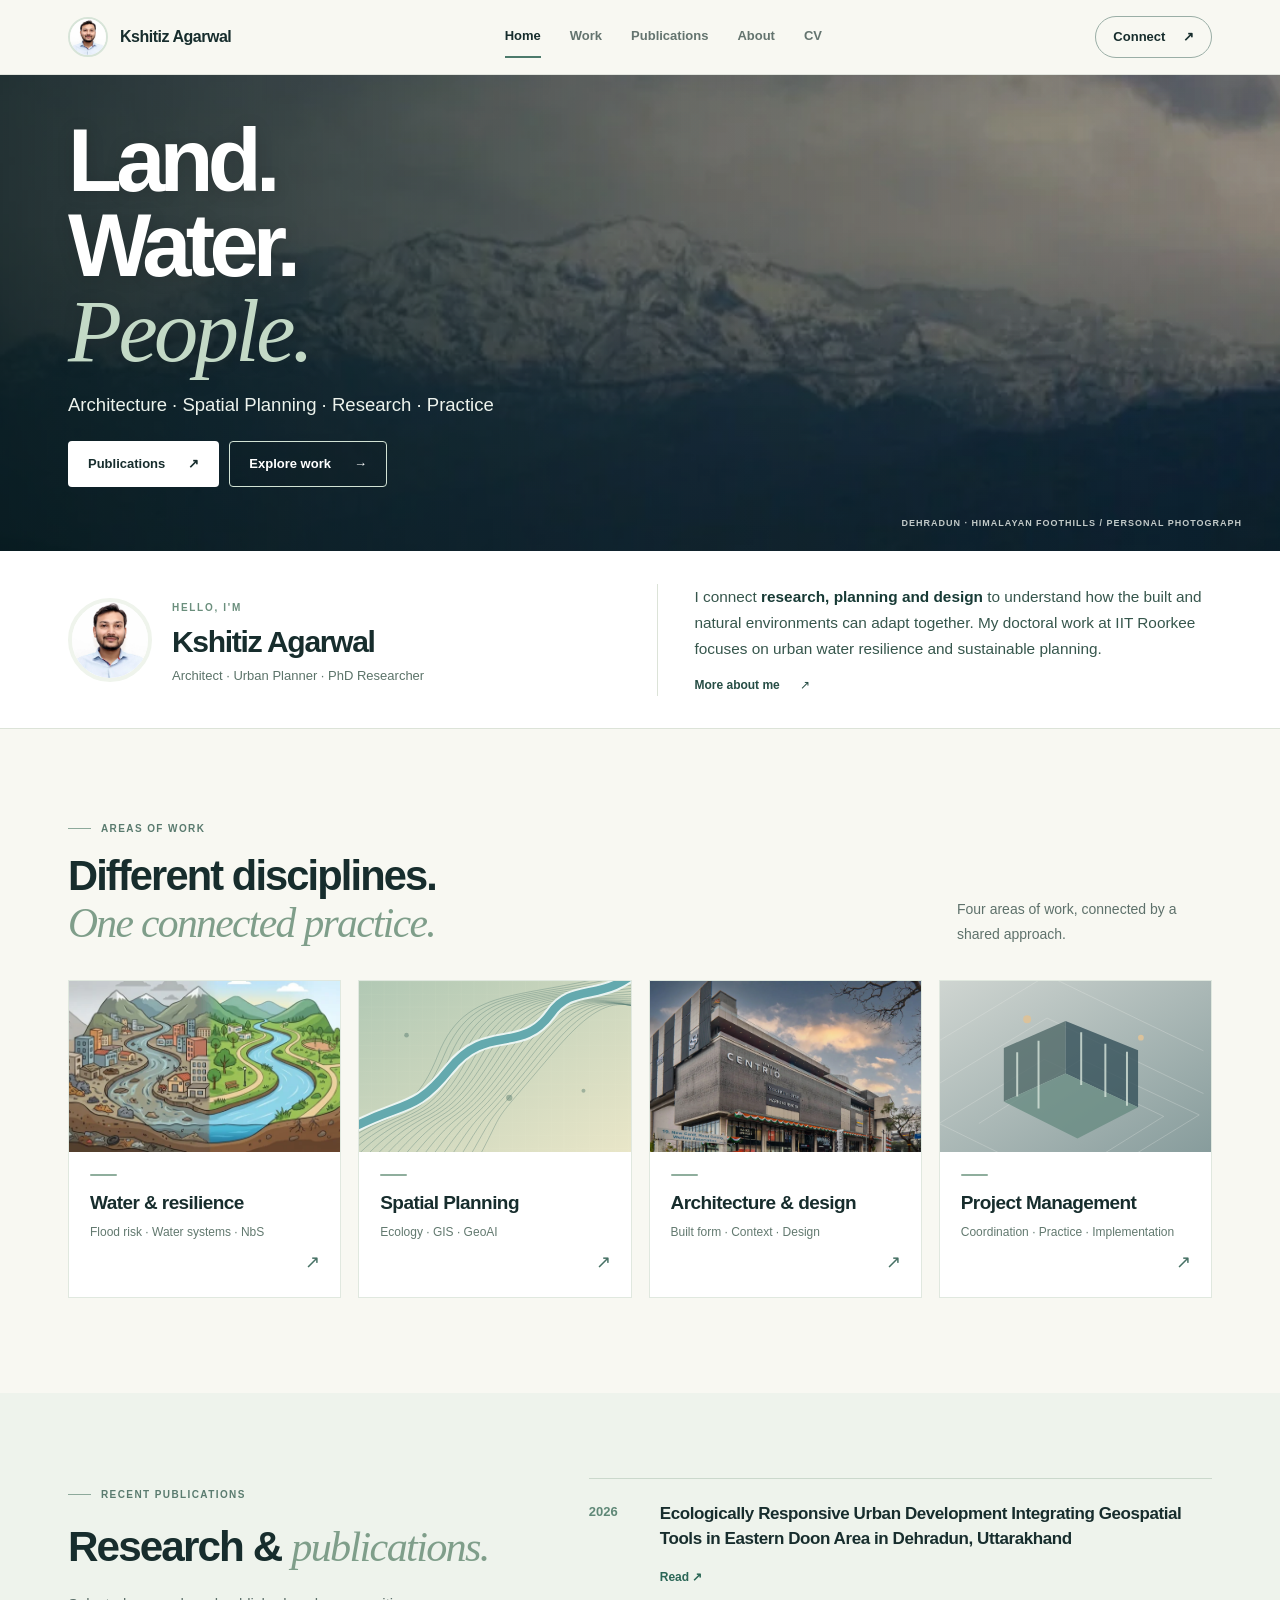
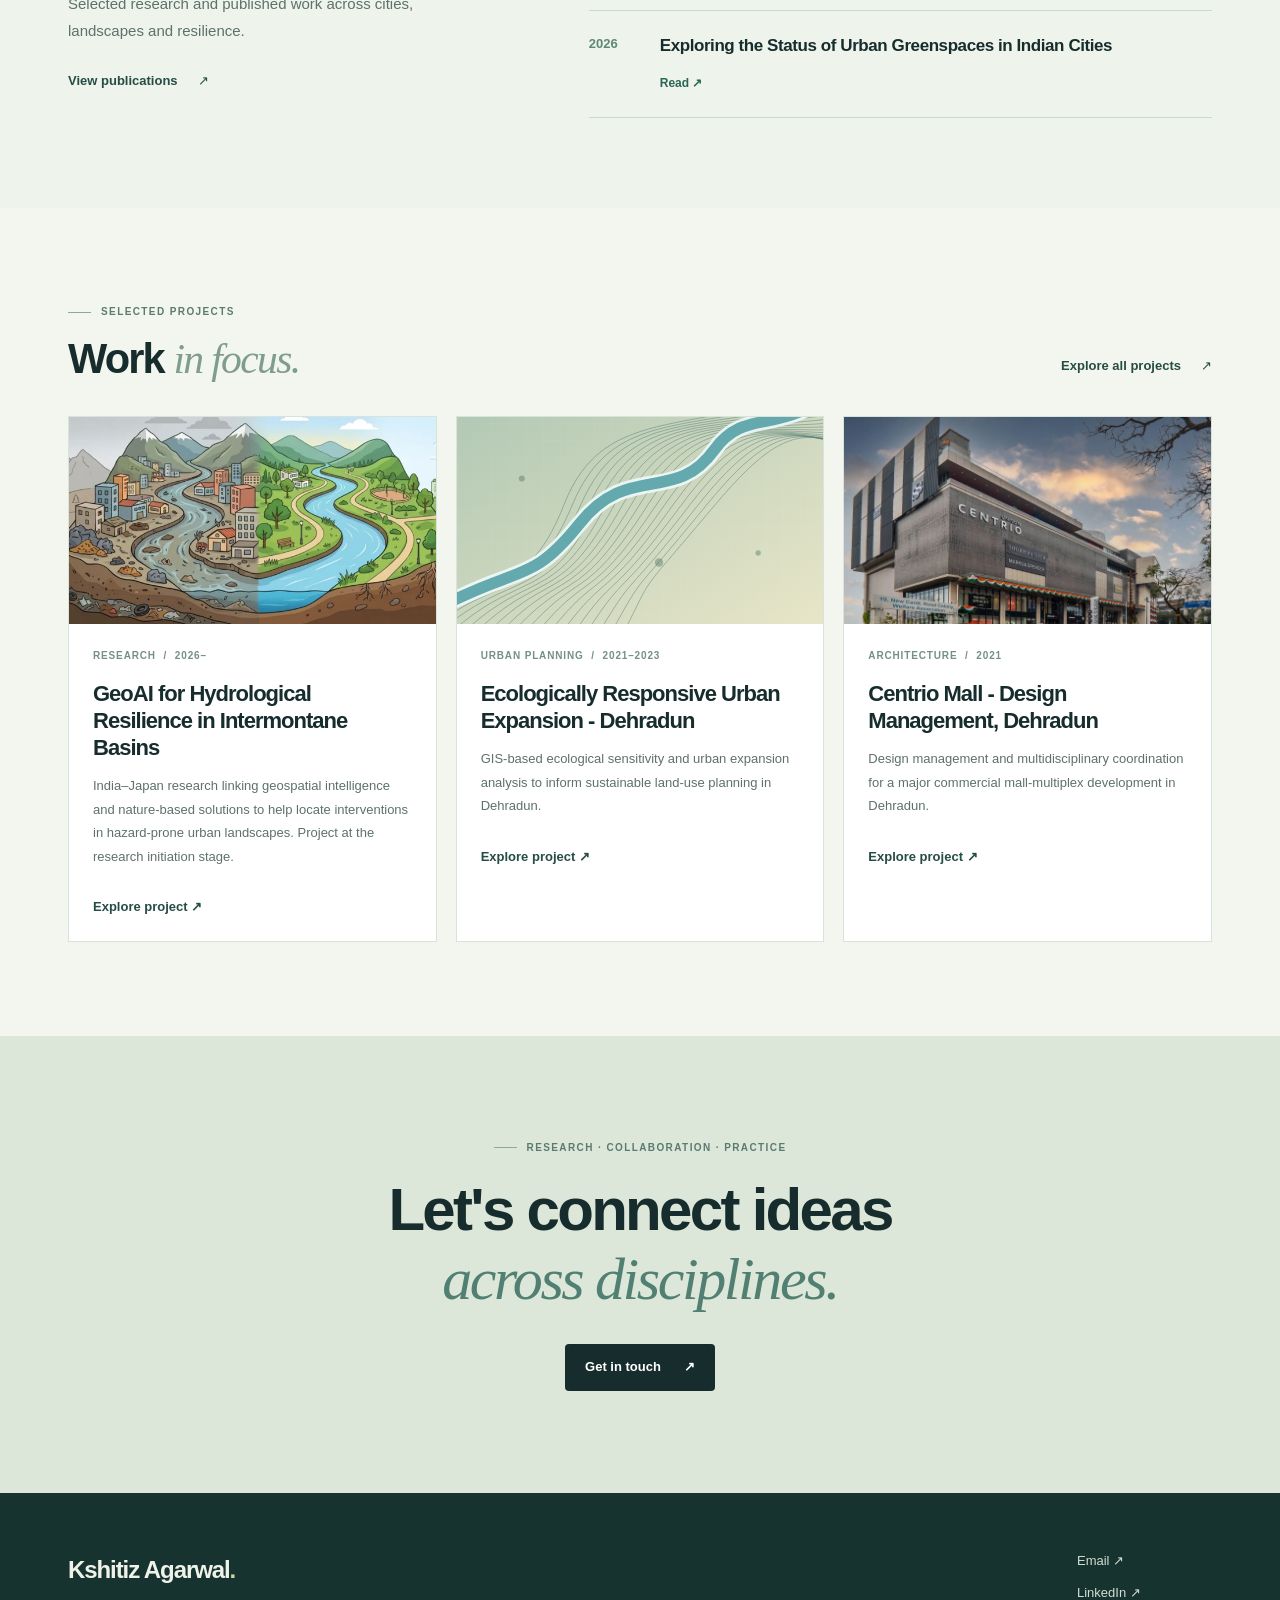
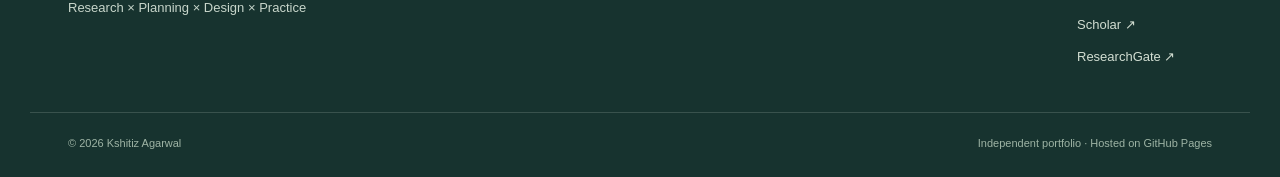
<file: index.html>
<!DOCTYPE html><html lang="en"><head><meta charset="UTF-8"/><meta name="viewport" content="width=device-width, initial-scale=1"/><meta name="color-scheme" content="light"/><meta name="description" content="Kshitiz Agarwal: architect, urban planner and PhD researcher working across water resilience, ecological planning, design and practice in the Himalayan foothills."/><meta name="theme-color" content="#f7f7f0"/><title>Research, Planning &amp; Design — Kshitiz Agarwal</title><link rel="icon" href="assets/favicon.svg" type="image/svg+xml"/><link rel="preload" href="assets/images/portrait.webp" as="image"/><link rel="stylesheet" href="styles.css"/><script defer src="content.js"></script><script defer src="site.js"></script><script defer src="publication-loader.js"></script></head><body data-page="index" data-home-design="2026-intro-v2"><a href="#main" class="skip-link">Skip to content</a>
<header class="site-header"><div class="site-width header-layout">
<a class="brand" href="index.html" aria-label="Kshitiz Agarwal — home"><img src="assets/images/portrait.webp" alt="" width="40" height="40"/><span>Kshitiz Agarwal</span></a>
<nav class="desktop-nav" aria-label="Main navigation"><a href="index.html" aria-current="page">Home</a><a href="work.html">Work</a><a href="publications.html">Publications</a><a href="about.html">About</a><a href="cv.html">CV</a></nav>
<a class="header-contact" href="mailto:kshitiz_a@ar.iitr.ac.in">Connect <span aria-hidden="true">↗</span></a>
<button class="menu-toggle" type="button" aria-controls="mobile-links" aria-expanded="false" aria-label="Open navigation"><span></span><span></span><span></span></button>
</div><nav class="mobile-links" id="mobile-links" aria-label="Mobile navigation" hidden><a href="index.html" aria-current="page">Home</a><a href="work.html">Work</a><a href="publications.html">Publications</a><a href="about.html">About</a><a href="cv.html">CV</a></nav></header><main id="main">
<section class="hero" aria-label="Himalayan landscape introduction">
  <div class="hero-photo" role="img" aria-label="Personal photograph of Himalayan peaks above the Dehradun region"></div>
  <div class="hero-shade"></div>
  <div class="site-width hero-content">
    <h1>Land.<br/>Water.<br/><em>People.</em></h1>
    <p class="hero-subtitle">Architecture · Spatial Planning · Research · Practice</p>
    <div class="hero-cta">
      <a class="btn btn-light" href="publications.html">Publications <span aria-hidden="true">↗</span></a>
      <a class="btn btn-outline-light" href="work.html">Explore work <span aria-hidden="true">→</span></a>
    </div>
  </div>
  <span class="hero-location">DEHRADUN · HIMALAYAN FOOTHILLS / PERSONAL PHOTOGRAPH</span>
</section>
<section class="intro-band" aria-label="Personal introduction">
  <div class="site-width intro-layout">
    <div class="intro-profile">
      <img src="assets/images/portrait.webp" alt="Portrait of Kshitiz Agarwal" width="90" height="90" />
      <div class="intro-profile-text">
        <span class="intro-eyebrow">HELLO, I'M</span>
        <h2>Kshitiz Agarwal</h2>
        <p>Architect · Urban Planner · PhD Researcher</p>
      </div>
    </div>
    <div class="intro-summary">
      <p>I connect <strong>research, planning and design</strong> to understand how the built and natural environments can adapt together. My doctoral work at IIT Roorkee focuses on urban water resilience and sustainable planning.</p>
      <a class="text-link" href="about.html">More about me <span aria-hidden="true">↗</span></a>
    </div>
  </div>
</section>
<section class="site-width section domains-section"><div class="section-heading"><div><span class="kicker">AREAS OF WORK</span><h2>Different disciplines.<br/><em>One connected practice.</em></h2></div><p>Four areas of work, connected by a shared approach.</p></div><div class="domain-grid"><a class="domain-card" href="work.html?focus=water"><div class="domain-img"><img src="assets/images/water-systems.webp" alt="Illustration of urban rivers and nature-based restoration" loading="lazy"/></div><div class="domain-detail"><h3>Water & resilience</h3><p>Flood risk · Water systems · NbS</p><span class="domain-arrow" aria-hidden="true">↗</span></div></a><a class="domain-card" href="work.html?focus=planning"><div class="domain-img"><img src="assets/images/planning-contours.svg" alt="Illustrated mapping and terrain contours" loading="lazy"/></div><div class="domain-detail"><h3>Spatial Planning</h3><p>Ecology · GIS · GeoAI</p><span class="domain-arrow" aria-hidden="true">↗</span></div></a><a class="domain-card" href="work.html?focus=architecture"><div class="domain-img"><img src="assets/images/centrio-mall.webp" alt="Centrio Mall architectural exterior in Dehradun" loading="lazy"/></div><div class="domain-detail"><h3>Architecture & design</h3><p>Built form · Context · Design</p><span class="domain-arrow" aria-hidden="true">↗</span></div></a><a class="domain-card" href="work.html?focus=delivery"><div class="domain-img"><img src="assets/images/delivery-graphic.svg" alt="Abstract architectural project-coordination illustration" loading="lazy"/></div><div class="domain-detail"><h3>Project Management</h3><p>Coordination · Practice · Implementation</p><span class="domain-arrow" aria-hidden="true">↗</span></div></a></div></section>

<section class="publication-preview"><div class="site-width publication-preview-layout"><div><span class="kicker">RECENT PUBLICATIONS</span><h2>Research &amp; <em>publications.</em></h2><p>Selected research and published work across cities, landscapes and resilience.</p><a class="text-link" href="publications.html">View publications <span aria-hidden="true">↗</span></a></div><div id="publication-preview-items" class="publication-preview-items"></div></div></section>

<section class="work-preview" id="selected-work"><div class="site-width"><div class="section-heading"><div><span class="kicker">SELECTED PROJECTS</span><h2>Work <em>in focus.</em></h2></div><a class="text-link" href="work.html">Explore all projects <span aria-hidden="true">↗</span></a></div><div class="featured-grid" id="featured-grid"><p class="loading-note">Selected project highlights.</p></div></div></section>

<section class="closing-cta"><div class="site-width"><span class="kicker">RESEARCH · COLLABORATION · PRACTICE</span><h2>Let's connect ideas<br/><em>across disciplines.</em></h2><a class="btn btn-dark" href="mailto:kshitiz_a@ar.iitr.ac.in">Get in touch <span aria-hidden="true">↗</span></a></div></section></main><footer class="site-footer"><div class="site-width footer-layout"><div><a class="footer-brand" href="index.html">Kshitiz Agarwal<span class="dot">.</span></a><p>Research × Planning × Design × Practice</p></div><div class="footer-right"><a href="mailto:kshitiz_a@ar.iitr.ac.in">Email ↗</a><a target="_blank" rel="noopener noreferrer" href="https://www.linkedin.com/in/kshitiz-agarwal30/">LinkedIn ↗</a><a target="_blank" rel="noopener noreferrer" href="https://scholar.google.com/citations?user=jjQREYoAAAAJ&amp;hl=en">Scholar ↗</a><a target="_blank" rel="noopener noreferrer" href="https://www.researchgate.net/profile/Kshitiz-Agarwal-4">ResearchGate ↗</a></div></div><div class="site-width footnote"><span>© <span id="year">2026</span> Kshitiz Agarwal</span><span>Independent portfolio · Hosted on GitHub Pages</span></div></footer></body></html>
</file>
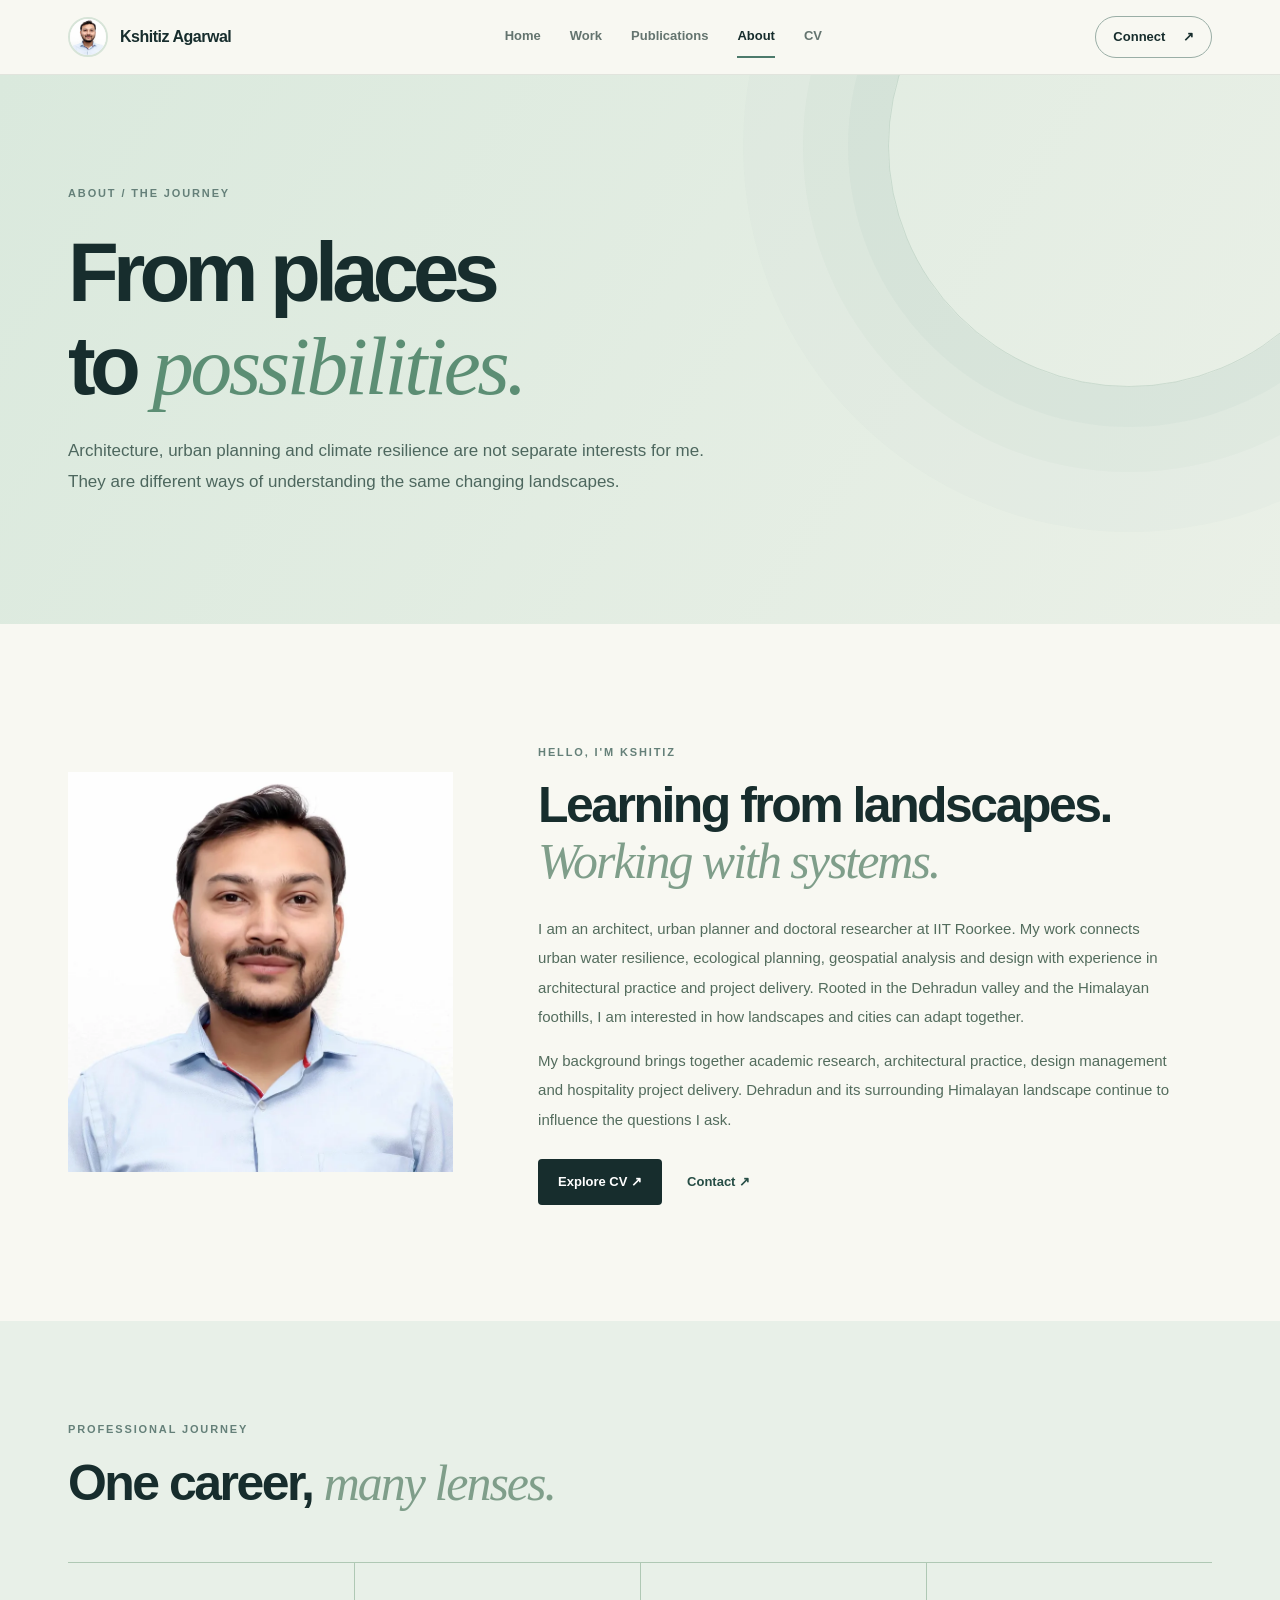
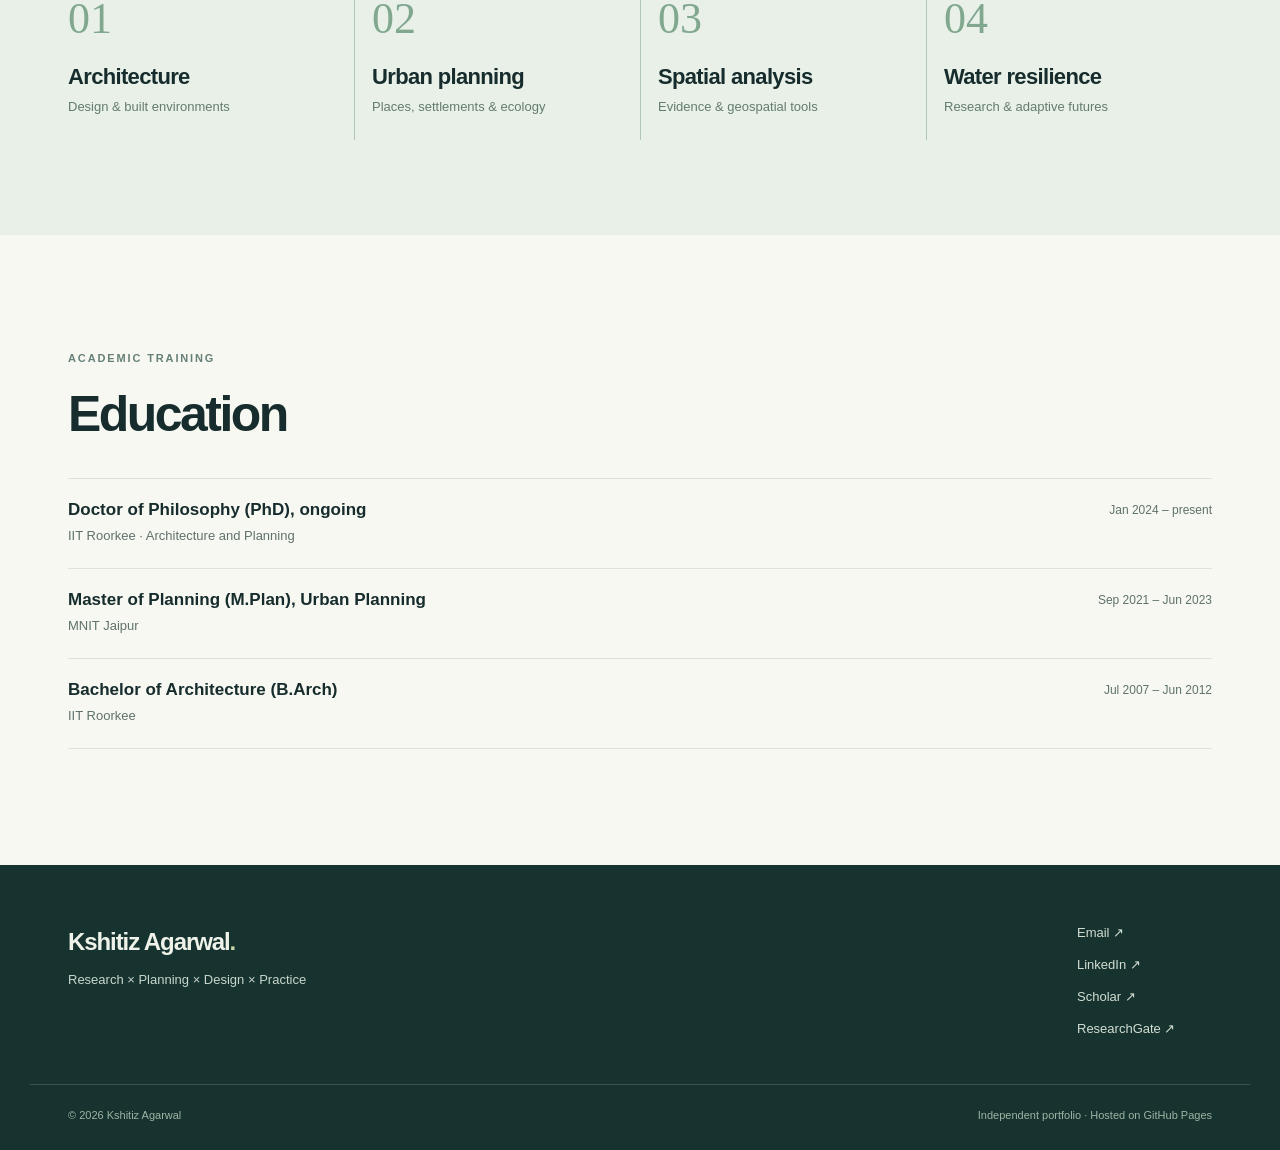
<file: about.html>
<!DOCTYPE html><html lang="en"><head><meta charset="UTF-8"/><meta name="viewport" content="width=device-width, initial-scale=1"/><meta name="color-scheme" content="light"/><meta name="description" content="About Kshitiz Agarwal, an architect, urban planner and researcher rooted in the Himalayan foothills."/><meta name="theme-color" content="#f7f7f0"/><title>About — Kshitiz Agarwal</title><link rel="icon" href="assets/favicon.svg" type="image/svg+xml"/><link rel="preload" href="assets/images/portrait.webp" as="image"/><link rel="stylesheet" href="styles.css"/><script defer src="content.js"></script><script defer src="site.js"></script></head><body data-page="about"><a href="#main" class="skip-link">Skip to content</a>
<header class="site-header"><div class="site-width header-layout">
<a class="brand" href="index.html" aria-label="Kshitiz Agarwal — home"><img src="assets/images/portrait.webp" alt="" width="40" height="40"/><span>Kshitiz Agarwal</span></a>
<nav class="desktop-nav" aria-label="Main navigation"><a href="index.html">Home</a><a href="work.html">Work</a><a href="publications.html">Publications</a><a href="about.html" aria-current="page">About</a><a href="cv.html">CV</a></nav>
<a class="header-contact" href="mailto:kshitiz_a@ar.iitr.ac.in">Connect <span aria-hidden="true">↗</span></a>
<button class="menu-toggle" type="button" aria-controls="mobile-links" aria-expanded="false" aria-label="Open navigation"><span></span><span></span><span></span></button>
</div><nav class="mobile-links" id="mobile-links" aria-label="Mobile navigation" hidden><a href="index.html">Home</a><a href="work.html">Work</a><a href="publications.html">Publications</a><a href="about.html" aria-current="page">About</a><a href="cv.html">CV</a></nav></header><main id="main"><section class="subpage-intro about-intro"><div class="site-width"><span class="kicker">ABOUT / THE JOURNEY</span><h1>From places<br/>to <em>possibilities.</em></h1><p>Architecture, urban planning and climate resilience are not separate interests for me. They are different ways of understanding the same changing landscapes.</p></div></section><section class="site-width section about-columns"><div class="about-portrait"><img src="assets/images/portrait.webp" alt="Portrait of Kshitiz Agarwal"/></div><div class="about-copy"><span class="kicker">HELLO, I'M KSHITIZ</span><h2>Learning from landscapes.<br/><em>Working with systems.</em></h2><p id="about-bio">I am an architect, urban planner and PhD researcher at IIT Roorkee, working at the intersection of nature, cities and spatial evidence.</p><p>My background brings together academic research, architectural practice, design management and hospitality project delivery. Dehradun and its surrounding Himalayan landscape continue to influence the questions I ask.</p><div class="about-links"><a href="cv.html" class="btn btn-dark">Explore CV ↗</a><a class="text-link" href="mailto:kshitiz_a@ar.iitr.ac.in">Contact ↗</a></div></div></section><section class="journey"><div class="site-width"><span class="kicker">PROFESSIONAL JOURNEY</span><h2>One career, <em>many lenses.</em></h2><div class="journey-track"><div><span>01</span><h3>Architecture</h3><p>Design & built environments</p></div><div><span>02</span><h3>Urban planning</h3><p>Places, settlements & ecology</p></div><div><span>03</span><h3>Spatial analysis</h3><p>Evidence & geospatial tools</p></div><div><span>04</span><h3>Water resilience</h3><p>Research & adaptive futures</p></div></div></div></section><section class="site-width section"><div class="section-heading"><div><span class="kicker">ACADEMIC TRAINING</span><h2>Education</h2></div></div><div id="about-education" class="simple-list"></div></section></main><footer class="site-footer"><div class="site-width footer-layout"><div><a class="footer-brand" href="index.html">Kshitiz Agarwal<span class="dot">.</span></a><p>Research × Planning × Design × Practice</p></div><div class="footer-right"><a href="mailto:kshitiz_a@ar.iitr.ac.in">Email ↗</a><a target="_blank" rel="noopener noreferrer" href="https://www.linkedin.com/in/kshitiz-agarwal30/">LinkedIn ↗</a><a target="_blank" rel="noopener noreferrer" href="https://scholar.google.com/citations?user=jjQREYoAAAAJ&amp;hl=en">Scholar ↗</a><a target="_blank" rel="noopener noreferrer" href="https://www.researchgate.net/profile/Kshitiz-Agarwal-4">ResearchGate ↗</a></div></div><div class="site-width footnote"><span>© <span id="year">2026</span> Kshitiz Agarwal</span><span>Independent portfolio · Hosted on GitHub Pages</span></div></footer></body></html>
</file>
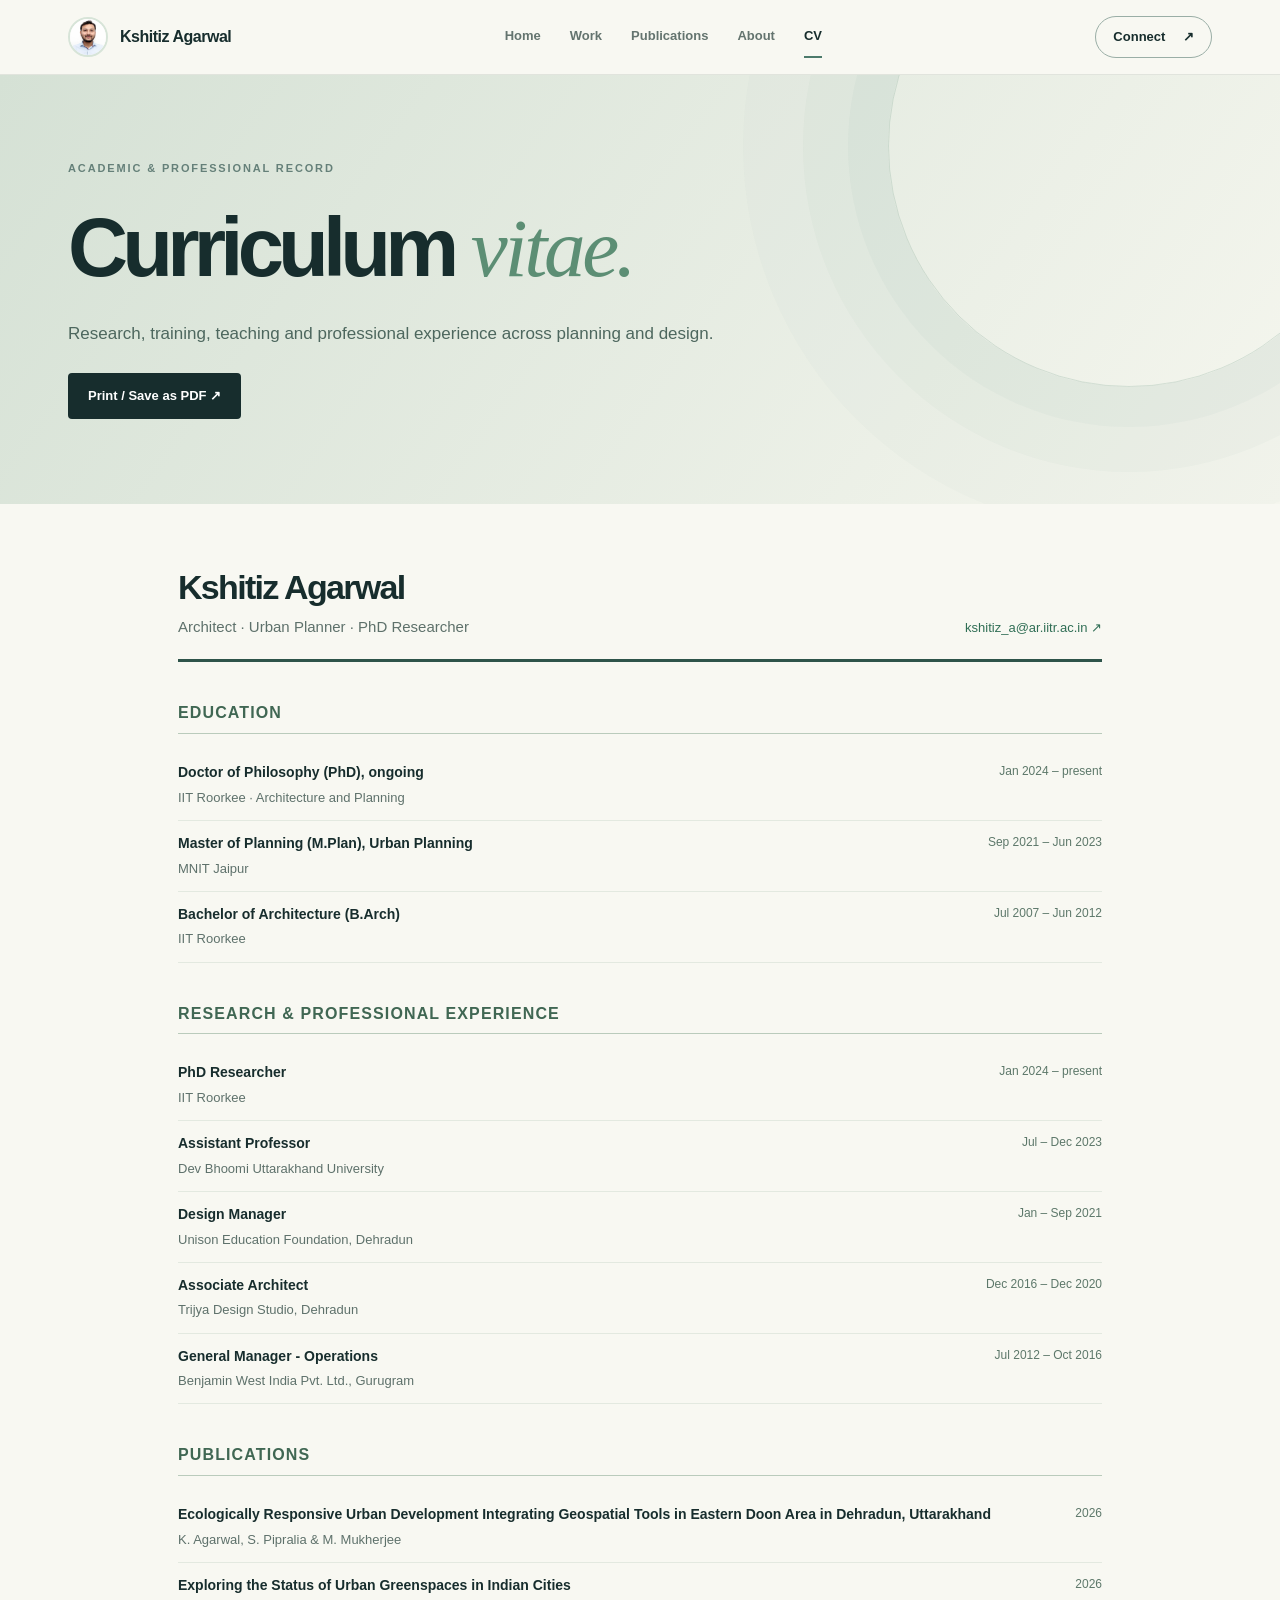
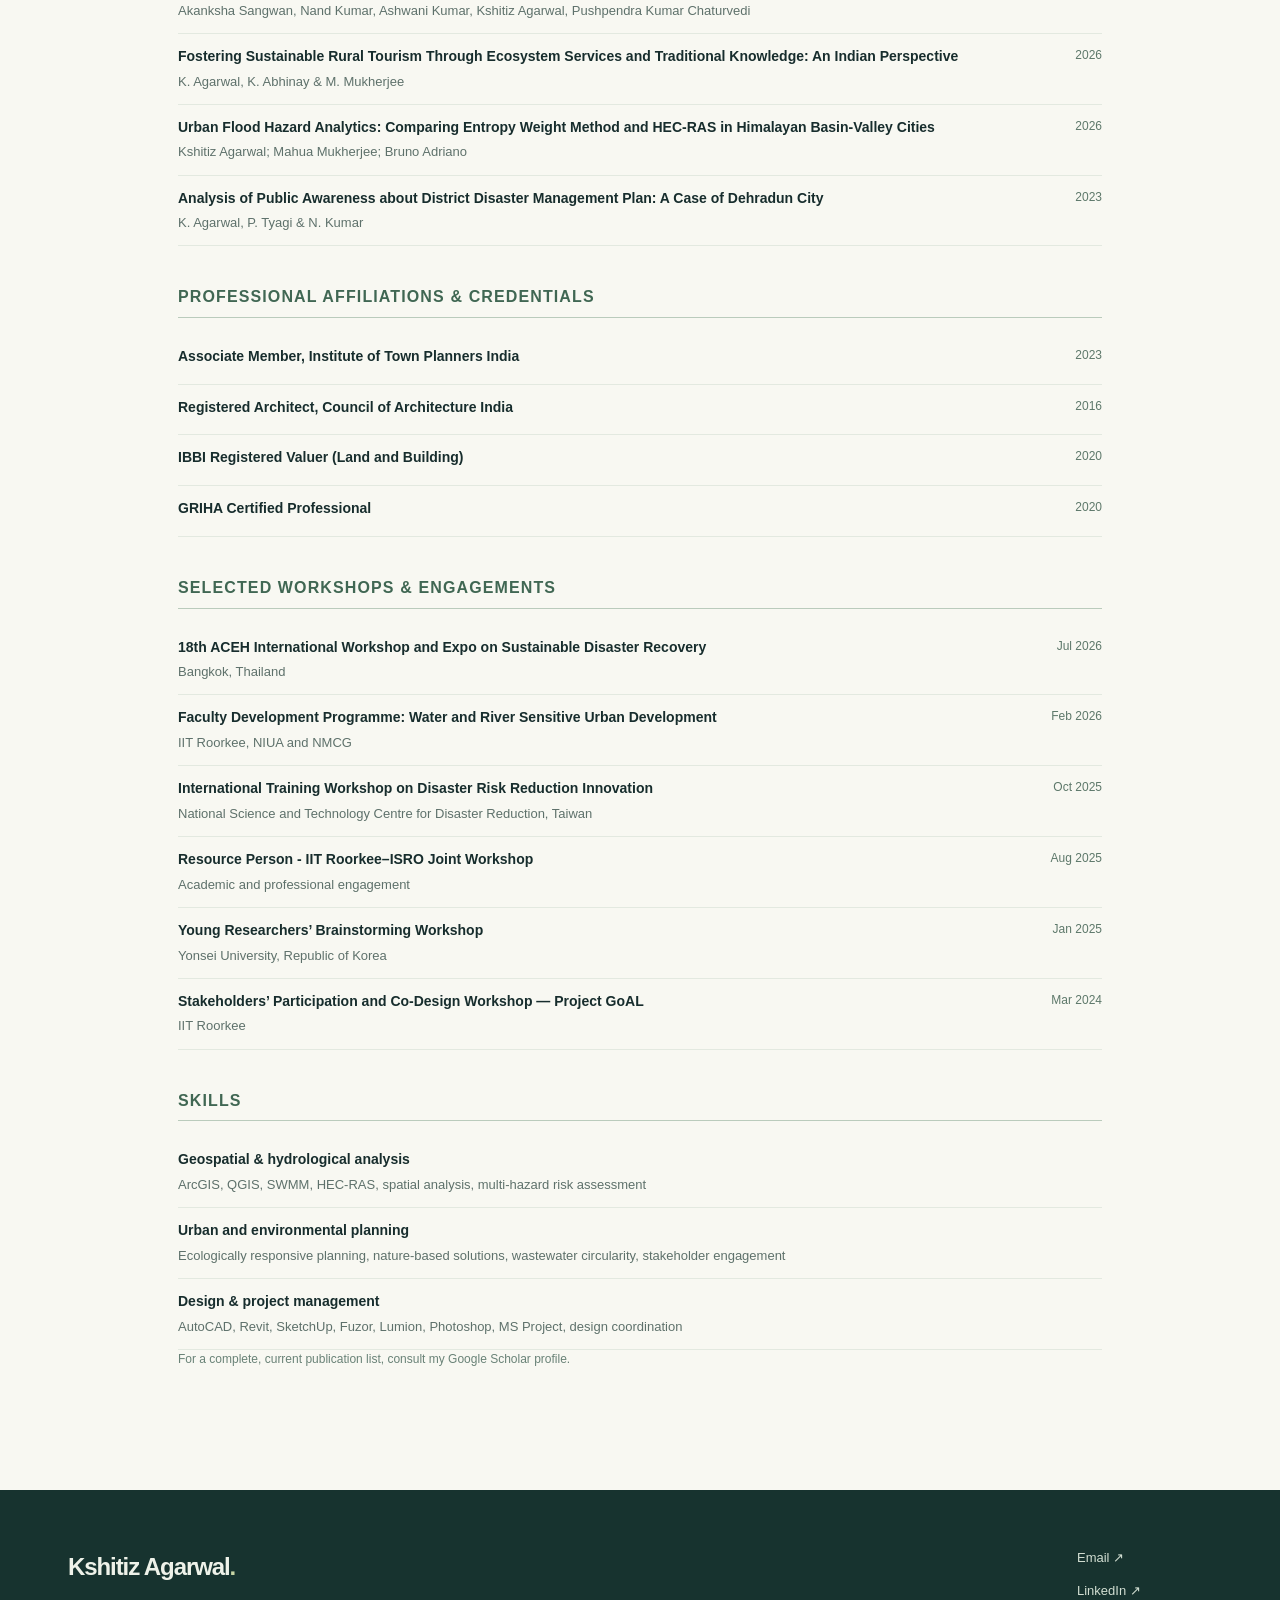
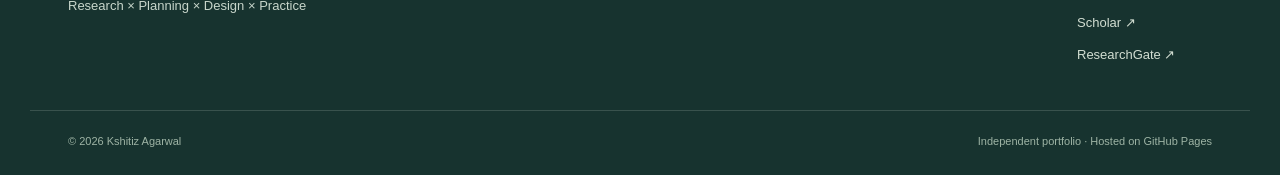
<file: cv.html>
<!DOCTYPE html><html lang="en"><head><meta charset="UTF-8"/><meta name="viewport" content="width=device-width, initial-scale=1"/><meta name="color-scheme" content="light"/><meta name="description" content="Curriculum vitae of Kshitiz Agarwal: education, experience, research, publications and credentials."/><meta name="theme-color" content="#f7f7f0"/><title>CV — Kshitiz Agarwal</title><link rel="icon" href="assets/favicon.svg" type="image/svg+xml"/><link rel="preload" href="assets/images/portrait.webp" as="image"/><link rel="stylesheet" href="styles.css"/><script defer src="content.js"></script><script defer src="site.js"></script><script defer src="publication-loader.js"></script></head><body data-page="cv"><a href="#main" class="skip-link">Skip to content</a>
<header class="site-header"><div class="site-width header-layout">
<a class="brand" href="index.html" aria-label="Kshitiz Agarwal — home"><img src="assets/images/portrait.webp" alt="" width="40" height="40"/><span>Kshitiz Agarwal</span></a>
<nav class="desktop-nav" aria-label="Main navigation"><a href="index.html">Home</a><a href="work.html">Work</a><a href="publications.html">Publications</a><a href="about.html">About</a><a href="cv.html" aria-current="page">CV</a></nav>
<a class="header-contact" href="mailto:kshitiz_a@ar.iitr.ac.in">Connect <span aria-hidden="true">↗</span></a>
<button class="menu-toggle" type="button" aria-controls="mobile-links" aria-expanded="false" aria-label="Open navigation"><span></span><span></span><span></span></button>
</div><nav class="mobile-links" id="mobile-links" aria-label="Mobile navigation" hidden><a href="index.html">Home</a><a href="work.html">Work</a><a href="publications.html">Publications</a><a href="about.html">About</a><a href="cv.html" aria-current="page">CV</a></nav></header><main id="main"><section class="subpage-intro cv-intro"><div class="site-width"><span class="kicker">ACADEMIC & PROFESSIONAL RECORD</span><h1>Curriculum <em>vitae.</em></h1><p>Research, training, teaching and professional experience across planning and design.</p><button id="print-cv" class="btn btn-dark" type="button">Print / Save as PDF ↗</button></div></section><div class="site-width cv-page"><div class="cv-title-row"><div><h2>Kshitiz Agarwal</h2><p>Architect · Urban Planner · PhD Researcher</p></div><a href="mailto:kshitiz_a@ar.iitr.ac.in">kshitiz_a@ar.iitr.ac.in ↗</a></div><section class="cv-group"><h3>Education</h3><div id="cv-education"></div></section><section class="cv-group"><h3>Research & professional experience</h3><div id="cv-experience"></div></section><section class="cv-group"><h3>Publications</h3><div id="cv-publications"></div></section><section class="cv-group"><h3>Professional affiliations & credentials</h3><div id="cv-credentials"></div></section><section class="cv-group"><h3>Selected workshops & engagements</h3><div id="cv-engagements"></div></section><section class="cv-group"><h3>Skills</h3><div id="cv-skills"></div></section><p class="small-note">For a complete, current publication list, consult my Google Scholar profile.</p></div></main><footer class="site-footer"><div class="site-width footer-layout"><div><a class="footer-brand" href="index.html">Kshitiz Agarwal<span class="dot">.</span></a><p>Research × Planning × Design × Practice</p></div><div class="footer-right"><a href="mailto:kshitiz_a@ar.iitr.ac.in">Email ↗</a><a target="_blank" rel="noopener noreferrer" href="https://www.linkedin.com/in/kshitiz-agarwal30/">LinkedIn ↗</a><a target="_blank" rel="noopener noreferrer" href="https://scholar.google.com/citations?user=jjQREYoAAAAJ&amp;hl=en">Scholar ↗</a><a target="_blank" rel="noopener noreferrer" href="https://www.researchgate.net/profile/Kshitiz-Agarwal-4">ResearchGate ↗</a></div></div><div class="site-width footnote"><span>© <span id="year">2026</span> Kshitiz Agarwal</span><span>Independent portfolio · Hosted on GitHub Pages</span></div></footer></body></html>
</file>
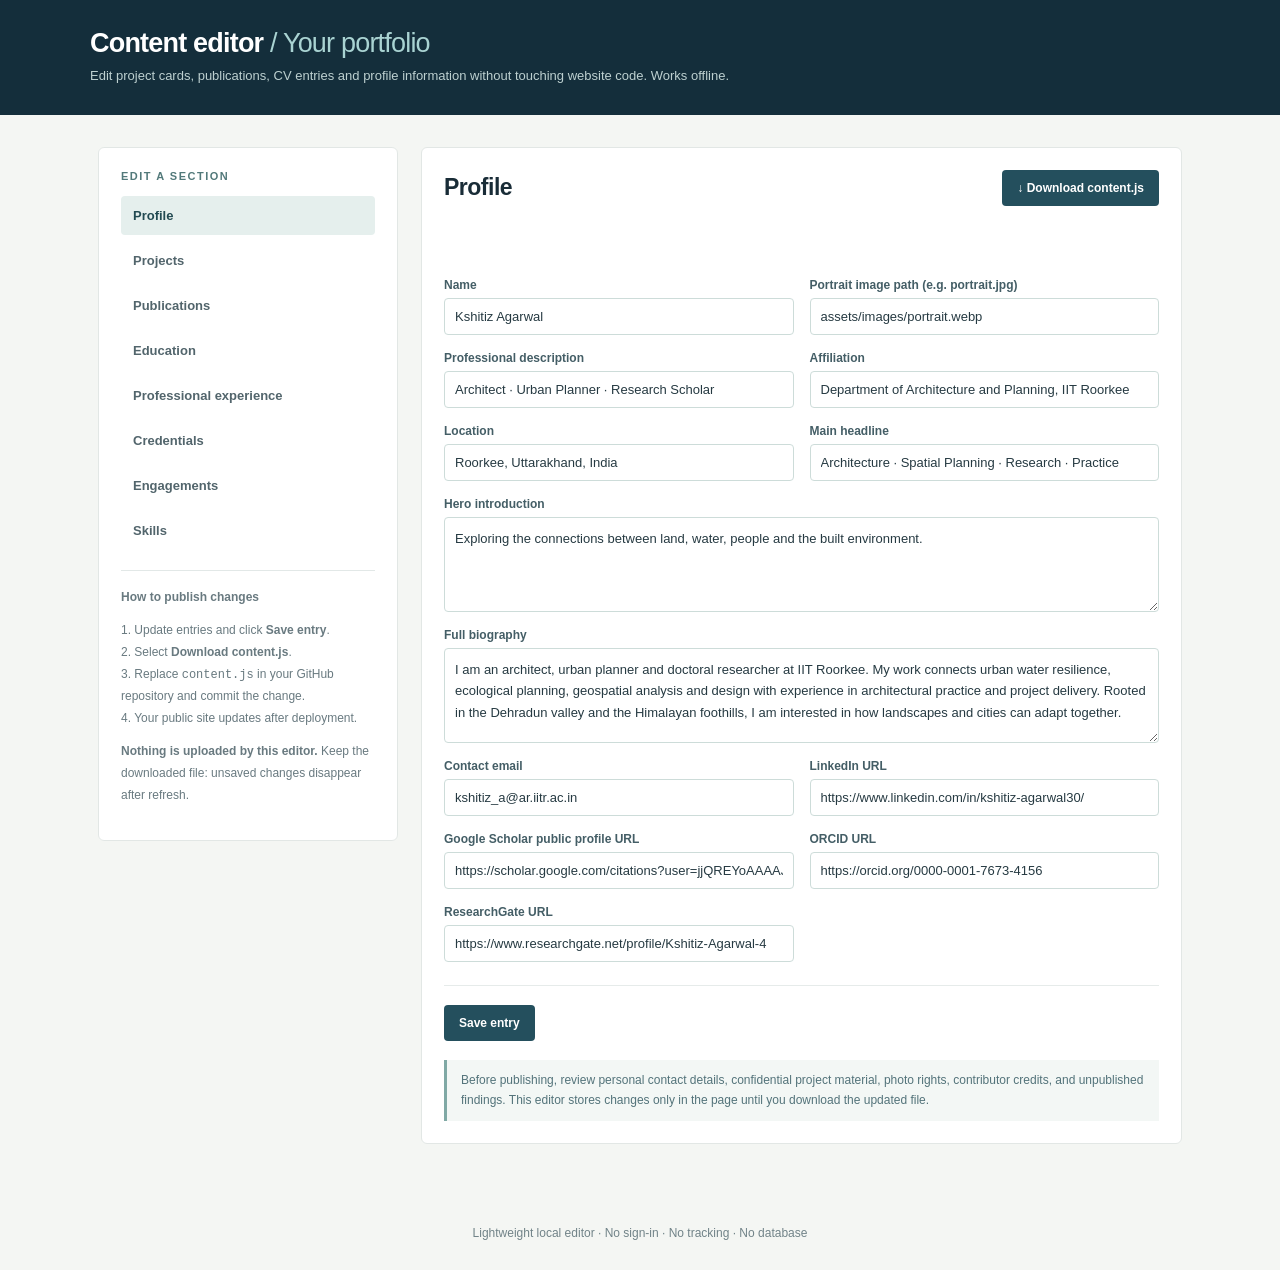
<file: editor.html>
<!DOCTYPE html>
<html lang="en"><head><meta charset="UTF-8"><meta name="viewport" content="width=device-width,initial-scale=1"><title>Portfolio Content Editor — Local</title><style>
:root{font-family:ui-sans-serif,-apple-system,BlinkMacSystemFont,'Segoe UI',sans-serif;color:#192c37}*{box-sizing:border-box}body{background:#f4f6f3;margin:0}header{background:#142e3b;color:white;padding:28px max(24px,calc((100vw - 1100px)/2))}header h1{margin:0 0 7px;font-size:27px;letter-spacing:-.8px}header p{margin:0;color:#bdd0d0;font-size:13px;line-height:1.6}.shell{max-width:1120px;margin:32px auto 70px;padding:0 18px;display:grid;grid-template-columns:300px 1fr;gap:23px}.box{background:white;border:1px solid #e2e7e5;border-radius:6px;padding:22px}.sidebar{align-self:start;position:sticky;top:15px}.eyebrow{font-size:11px;color:#52797a;font-weight:800;letter-spacing:1.5px;text-transform:uppercase;margin:0 0 14px}.nav-buttons{display:flex;flex-direction:column;gap:6px}.tab{padding:12px;text-align:left;border:0;border-radius:4px;background:transparent;font-size:13px;color:#52656c;font-weight:620;cursor:pointer}.tab.active,.tab:hover{background:#e5efed;color:#224a52}.help{margin-top:20px;border-top:1px solid #e2e8e7;padding-top:16px;color:#697a80;font-size:12px;line-height:1.8}.editor-header{display:flex;justify-content:space-between;gap:20px;align-items:center;margin-bottom:12px}.editor-header h2{font-size:23px;margin:0;letter-spacing:-.5px}.save{border:0;border-radius:4px;background:#244f5d;color:white;padding:11px 15px;font-size:12px;font-weight:700;cursor:pointer}.save:hover{background:#173744}.save.secondary{background:#eef3f1;color:#255260;border:1px solid #d0e0dc}.status{min-height:24px;color:#427970;font-size:12px;margin:9px 0}.record-list{display:flex;gap:7px;flex-wrap:wrap;margin:16px 0 20px}.record{border:1px solid #dfe7e5;background:#f9fbf9;color:#44585d;font-size:12px;padding:8px 10px;border-radius:3px;cursor:pointer;max-width:210px;overflow:hidden;text-overflow:ellipsis;white-space:nowrap}.record.active{background:#dce9e8;border-color:#78a6a3}.field-grid{display:grid;grid-template-columns:1fr 1fr;gap:16px}.field{min-width:0;display:flex;flex-direction:column;gap:6px}.field.full{grid-column:1/-1}.field label{font-size:12px;font-weight:750;color:#445e66}.field input,.field textarea{width:100%;border:1px solid #cddcd9;border-radius:4px;padding:10px;color:#263a42;background:white;font-family:inherit;font-size:13px}.field textarea{min-height:95px;resize:vertical;line-height:1.65}.field input:focus,.field textarea:focus{outline:2px solid #b1d2cd;outline-offset:1px}.actions{display:flex;gap:10px;flex-wrap:wrap;align-items:center;border-top:1px solid #e6ebea;margin-top:23px;padding-top:19px}.danger{border:1px solid #d3b8b4;background:white;color:#a0493c;padding:10px 13px;font-size:12px;border-radius:4px;cursor:pointer}.muted{font-size:12px;color:#7b8d91}.privacy{margin-top:19px;background:#f3f7f5;border-left:3px solid #80a9a5;padding:10px 14px;color:#53737a;font-size:12px;line-height:1.7}footer{text-align:center;color:#718388;font-size:12px;padding:12px 15px 30px}@media(max-width:780px){.shell{grid-template-columns:1fr}.sidebar{position:static}.nav-buttons{flex-direction:row;flex-wrap:wrap}.field-grid{grid-template-columns:1fr}.editor-header{flex-direction:column;align-items:start}}
</style><script src="content.js"></script></head>
<body><header><h1>Content editor <span style="font-weight:400;color:#a9d3d2">/ Your portfolio</span></h1><p>Edit project cards, publications, CV entries and profile information without touching website code. Works offline.</p></header>
<div class="shell"><aside class="box sidebar"><p class="eyebrow">Edit a section</p><nav class="nav-buttons" id="tabs" aria-label="Editor sections"></nav><div class="help"><strong>How to publish changes</strong><p>1. Update entries and click <b>Save entry</b>.<br>2. Select <b>Download content.js</b>.<br>3. Replace <code>content.js</code> in your GitHub repository and commit the change.<br>4. Your public site updates after deployment.</p><p><strong>Nothing is uploaded by this editor.</strong> Keep the downloaded file: unsaved changes disappear after refresh.</p></div></aside><main class="box"><div class="editor-header"><h2 id="section-title">Profile</h2><button class="save" id="download" type="button">↓ Download content.js</button></div><div class="status" id="status" role="status" aria-live="polite"></div><div id="record-list" class="record-list"></div><div class="field-grid" id="form-fields"></div><div class="actions"><button type="button" class="save" id="save-record">Save entry</button><button type="button" class="save secondary" id="add-record">+ Add new</button><button type="button" class="danger" id="delete-record">Remove entry</button></div><div class="privacy">Before publishing, review personal contact details, confidential project material, photo rights, contributor credits, and unpublished findings. This editor stores changes only in the page until you download the updated file.</div></main></div><footer>Lightweight local editor · No sign-in · No tracking · No database</footer>
<script src="editor.js"></script></body></html>
</file>
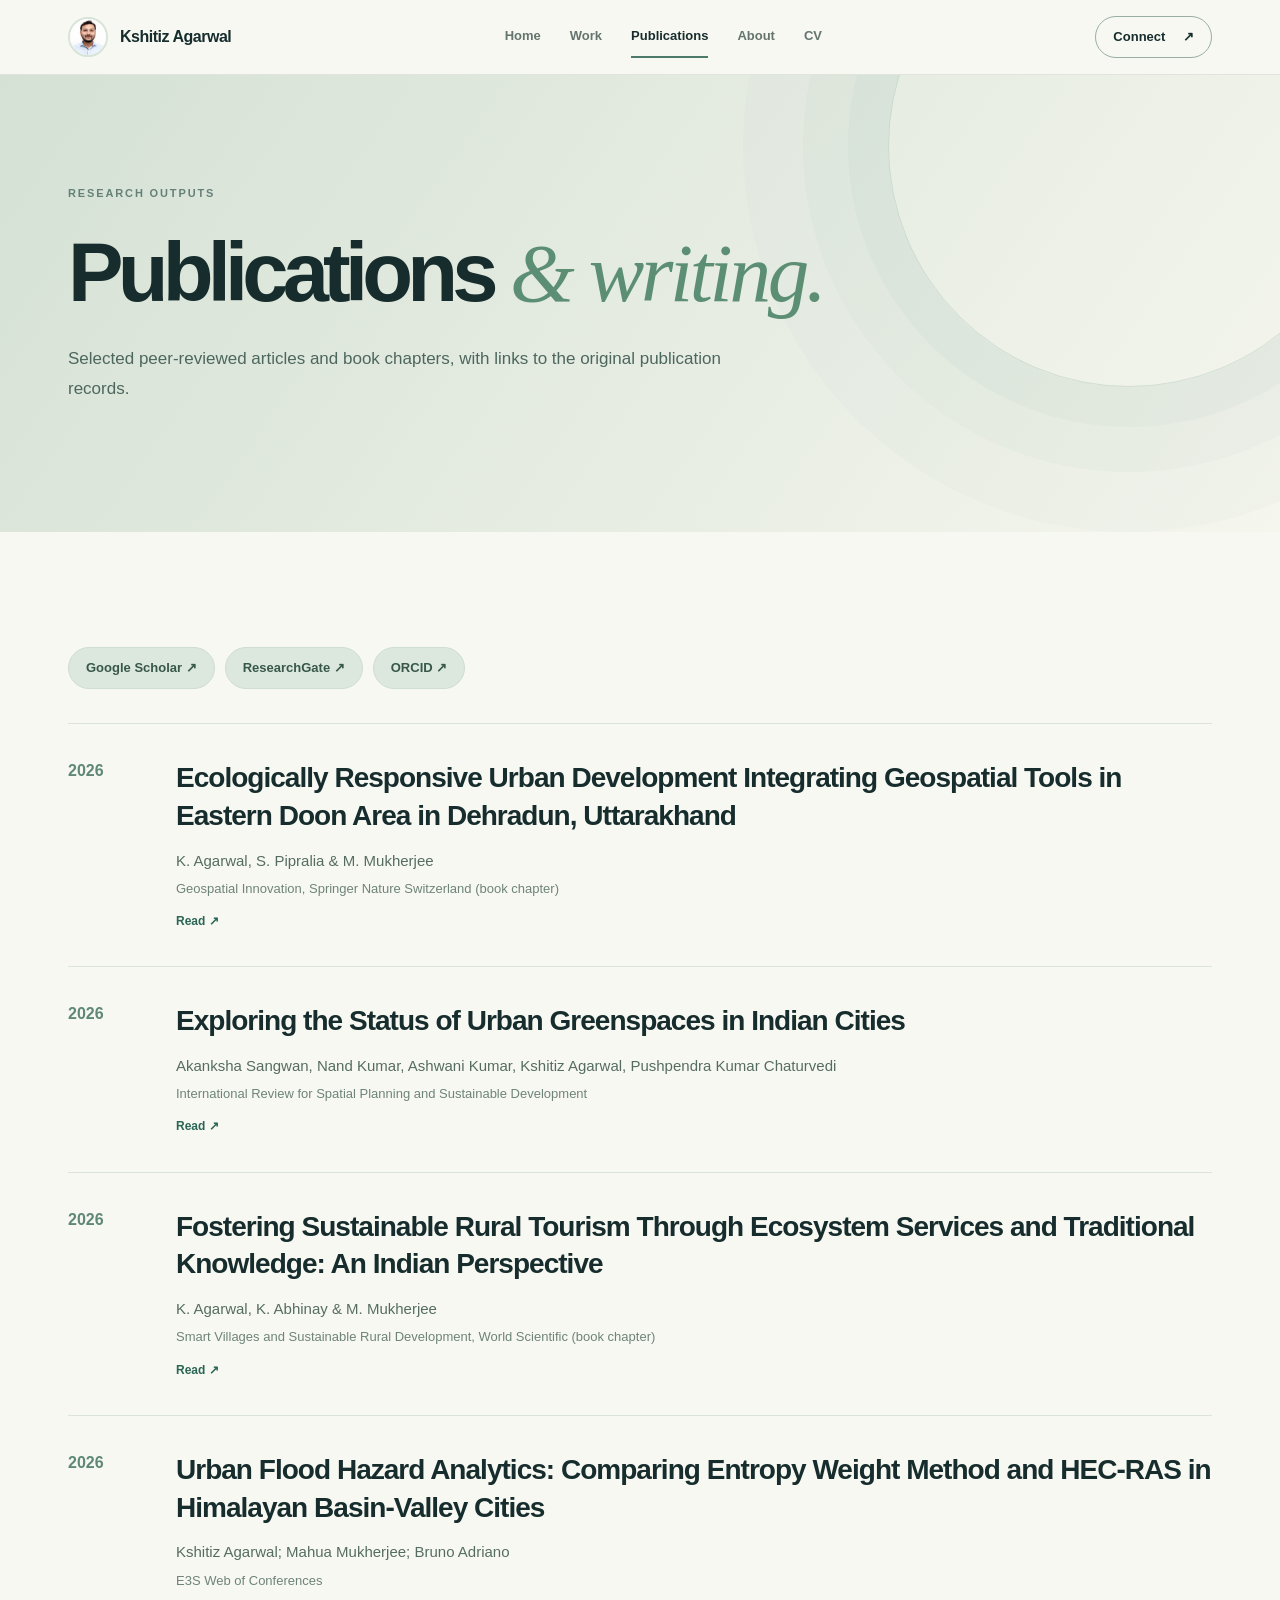
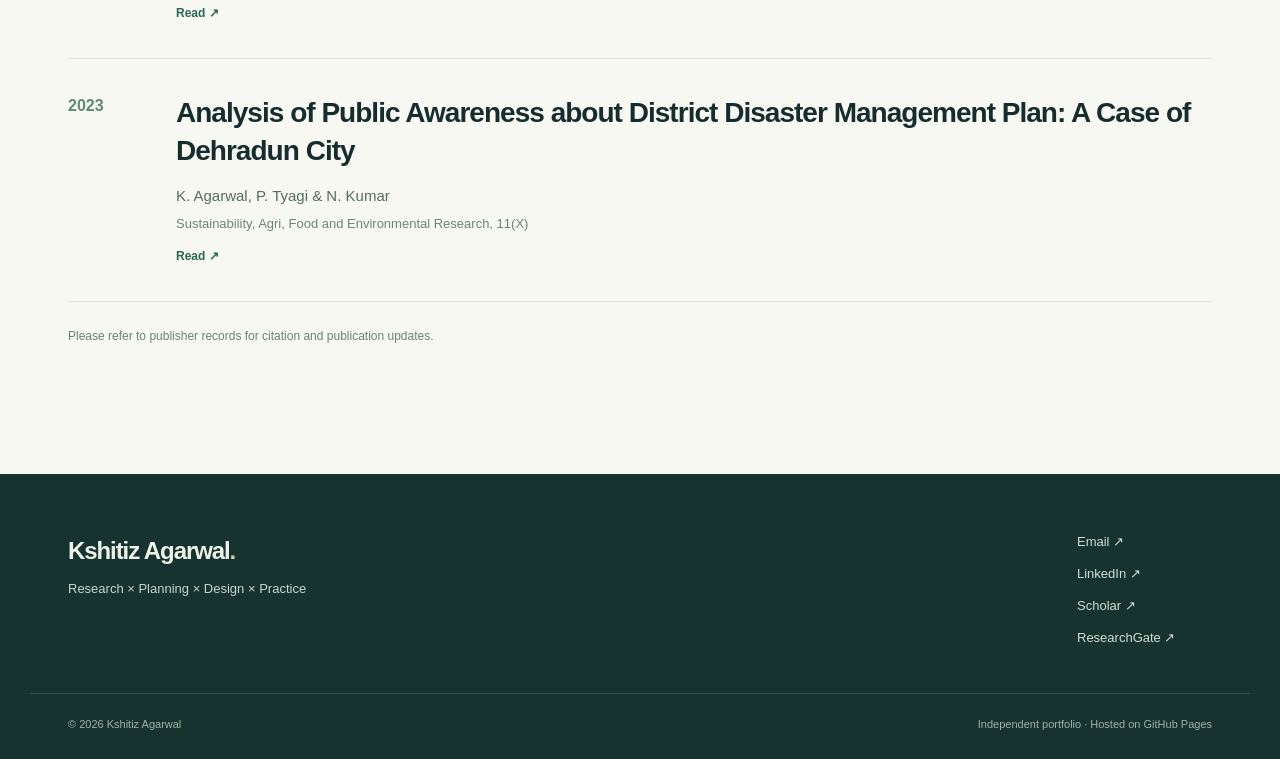
<file: publications.html>
<!DOCTYPE html><html lang="en"><head><meta charset="UTF-8"/><meta name="viewport" content="width=device-width, initial-scale=1"/><meta name="color-scheme" content="light"/><meta name="description" content="Academic publications and research outputs by Kshitiz Agarwal."/><meta name="theme-color" content="#f7f7f0"/><title>Publications — Kshitiz Agarwal</title><link rel="icon" href="assets/favicon.svg" type="image/svg+xml"/><link rel="preload" href="assets/images/portrait.webp" as="image"/><link rel="stylesheet" href="styles.css"/><script defer src="content.js"></script><script defer src="site.js"></script><script defer src="publication-loader.js"></script></head><body data-page="publications"><a href="#main" class="skip-link">Skip to content</a>
<header class="site-header"><div class="site-width header-layout">
<a class="brand" href="index.html" aria-label="Kshitiz Agarwal — home"><img src="assets/images/portrait.webp" alt="" width="40" height="40"/><span>Kshitiz Agarwal</span></a>
<nav class="desktop-nav" aria-label="Main navigation"><a href="index.html">Home</a><a href="work.html">Work</a><a href="publications.html" aria-current="page">Publications</a><a href="about.html">About</a><a href="cv.html">CV</a></nav>
<a class="header-contact" href="mailto:kshitiz_a@ar.iitr.ac.in">Connect <span aria-hidden="true">↗</span></a>
<button class="menu-toggle" type="button" aria-controls="mobile-links" aria-expanded="false" aria-label="Open navigation"><span></span><span></span><span></span></button>
</div><nav class="mobile-links" id="mobile-links" aria-label="Mobile navigation" hidden><a href="index.html">Home</a><a href="work.html">Work</a><a href="publications.html" aria-current="page">Publications</a><a href="about.html">About</a><a href="cv.html">CV</a></nav></header><main id="main"><section class="subpage-intro"><div class="site-width"><span class="kicker">RESEARCH OUTPUTS</span><h1>Publications <em>& writing.</em></h1><p>Selected peer-reviewed articles and book chapters, with links to the original publication records.</p></div></section><section class="site-width section"><div class="link-tray"><a href="https://scholar.google.com/citations?user=jjQREYoAAAAJ&amp;hl=en" rel="noopener noreferrer" target="_blank">Google Scholar ↗</a><a href="https://www.researchgate.net/profile/Kshitiz-Agarwal-4" rel="noopener noreferrer" target="_blank">ResearchGate ↗</a><a href="https://orcid.org/0000-0001-7673-4156" rel="noopener noreferrer" target="_blank">ORCID ↗</a></div><div id="all-publications" class="publication-list"></div><p class="small-note">Please refer to publisher records for citation and publication updates.</p></section></main><footer class="site-footer"><div class="site-width footer-layout"><div><a class="footer-brand" href="index.html">Kshitiz Agarwal<span class="dot">.</span></a><p>Research × Planning × Design × Practice</p></div><div class="footer-right"><a href="mailto:kshitiz_a@ar.iitr.ac.in">Email ↗</a><a target="_blank" rel="noopener noreferrer" href="https://www.linkedin.com/in/kshitiz-agarwal30/">LinkedIn ↗</a><a target="_blank" rel="noopener noreferrer" href="https://scholar.google.com/citations?user=jjQREYoAAAAJ&amp;hl=en">Scholar ↗</a><a target="_blank" rel="noopener noreferrer" href="https://www.researchgate.net/profile/Kshitiz-Agarwal-4">ResearchGate ↗</a></div></div><div class="site-width footnote"><span>© <span id="year">2026</span> Kshitiz Agarwal</span><span>Independent portfolio · Hosted on GitHub Pages</span></div></footer></body></html>
</file>
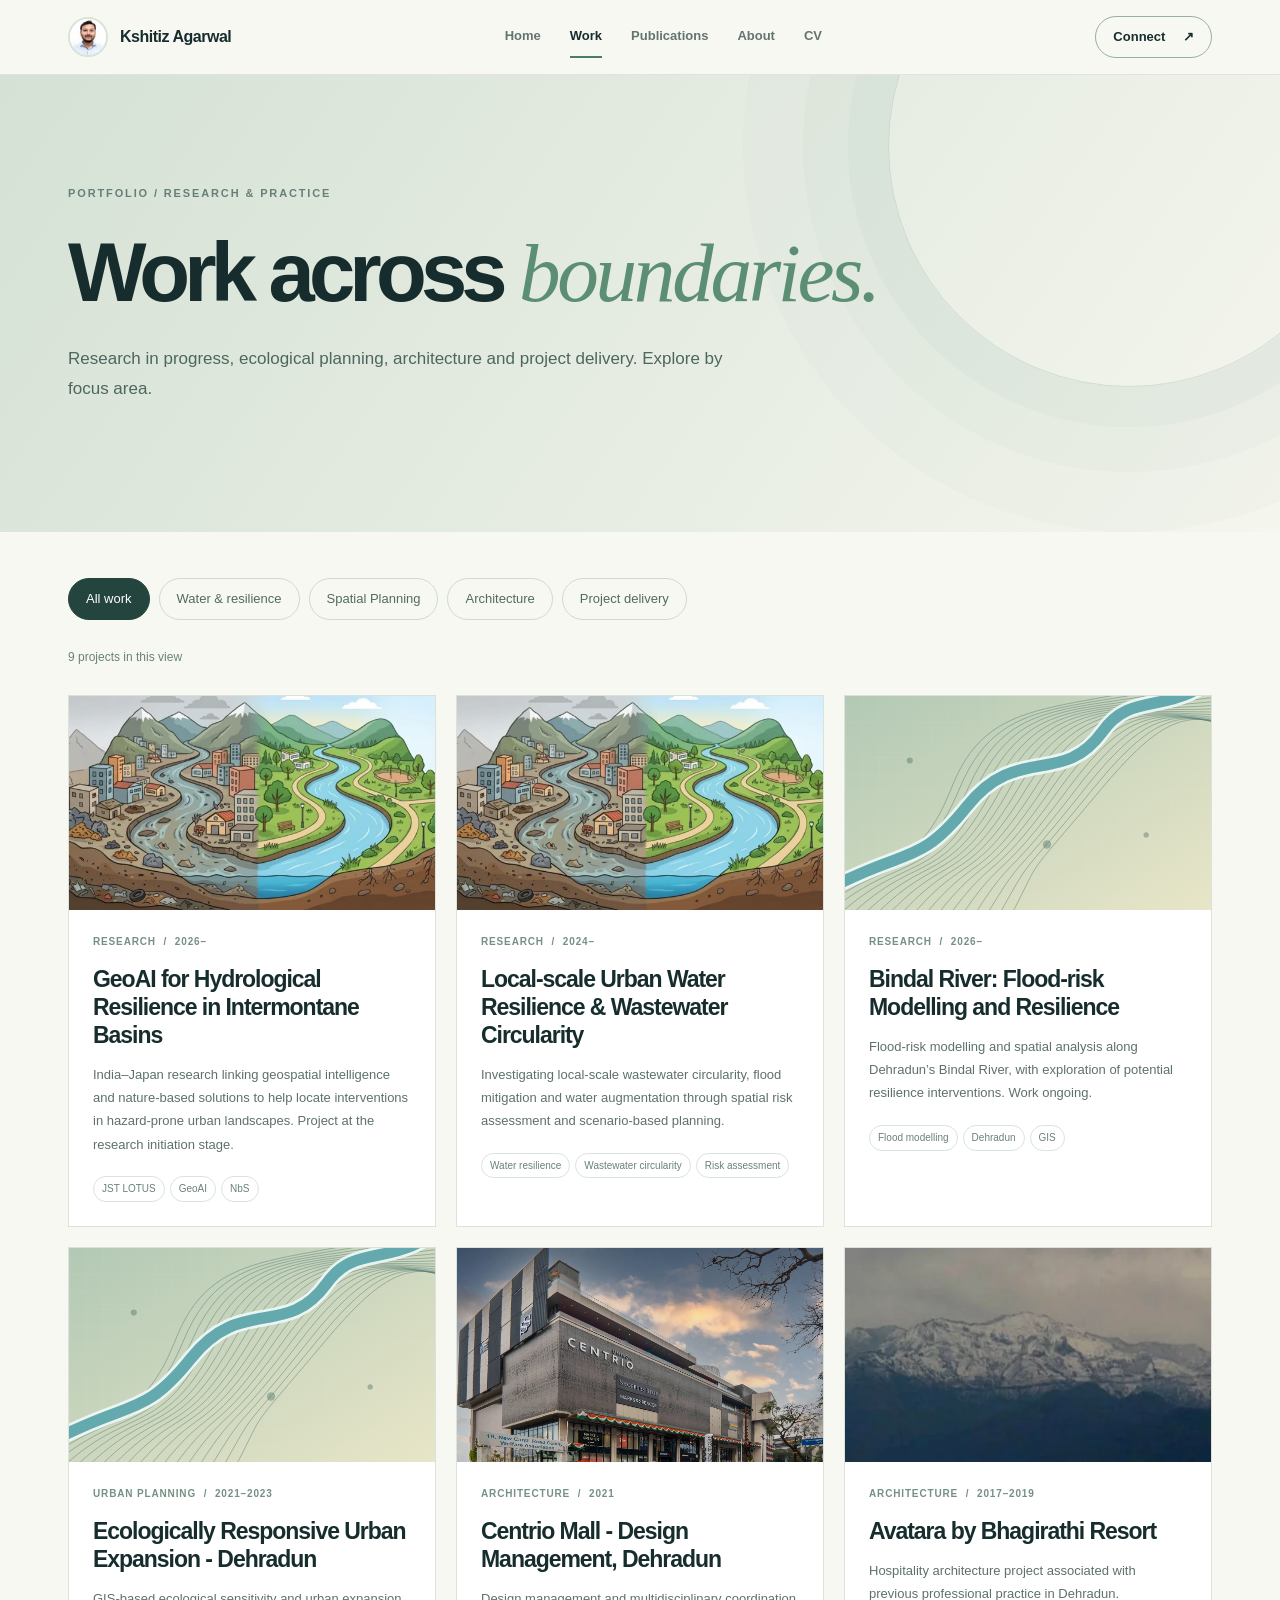
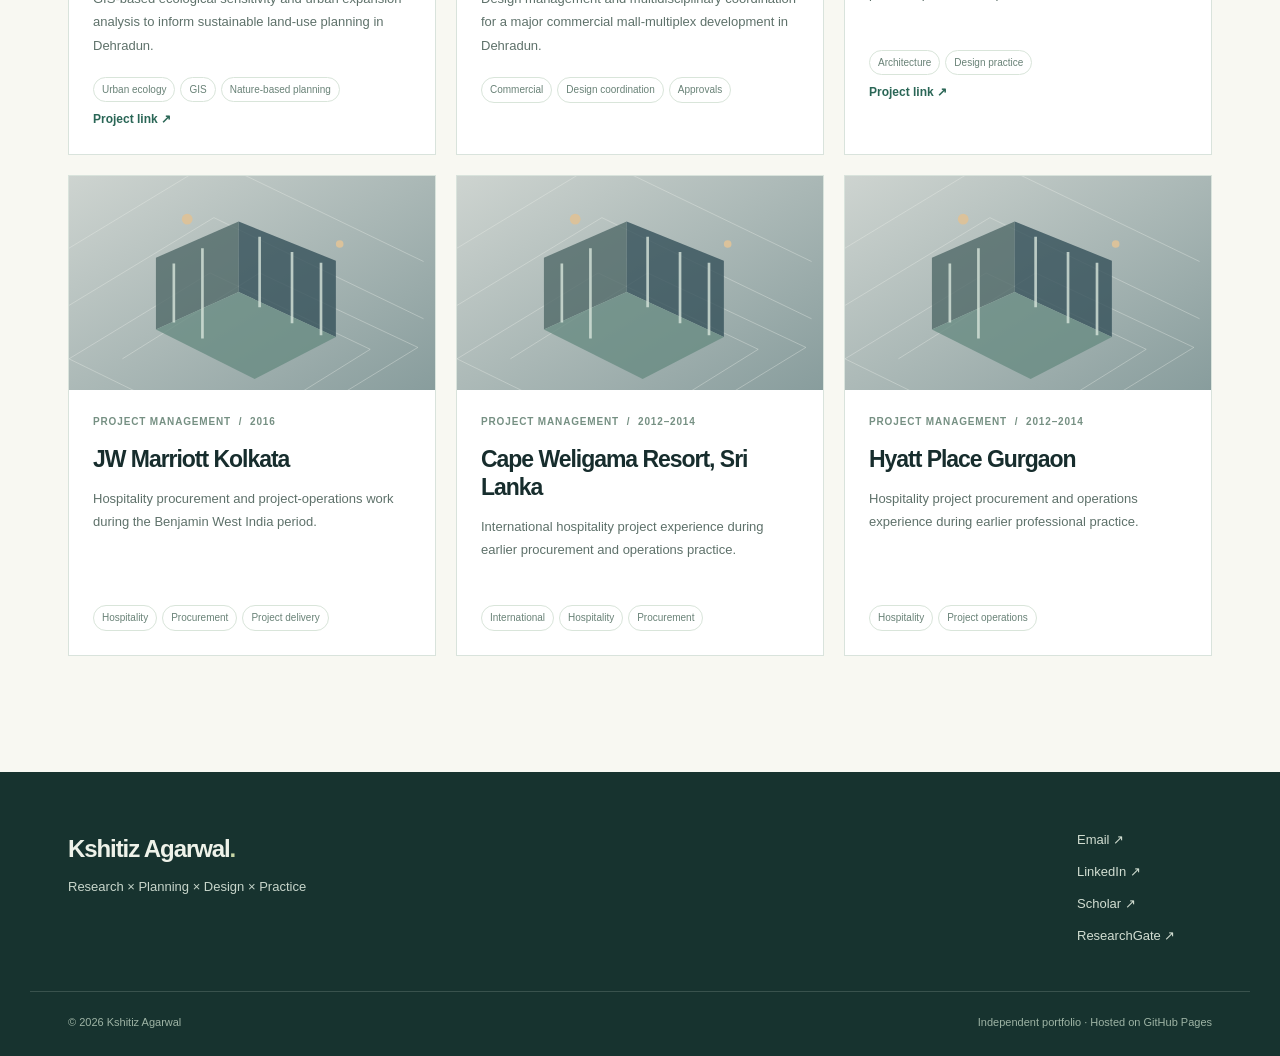
<file: work.html>
<!DOCTYPE html><html lang="en"><head><meta charset="UTF-8"/><meta name="viewport" content="width=device-width, initial-scale=1"/><meta name="color-scheme" content="light"/><meta name="description" content="Research, urban planning, architectural design and project delivery by Kshitiz Agarwal."/><meta name="theme-color" content="#f7f7f0"/><title>Selected Work — Kshitiz Agarwal</title><link rel="icon" href="assets/favicon.svg" type="image/svg+xml"/><link rel="preload" href="assets/images/portrait.webp" as="image"/><link rel="stylesheet" href="styles.css"/><script defer src="content.js"></script><script defer src="site.js"></script></head><body data-page="work"><a href="#main" class="skip-link">Skip to content</a>
<header class="site-header"><div class="site-width header-layout">
<a class="brand" href="index.html" aria-label="Kshitiz Agarwal — home"><img src="assets/images/portrait.webp" alt="" width="40" height="40"/><span>Kshitiz Agarwal</span></a>
<nav class="desktop-nav" aria-label="Main navigation"><a href="index.html">Home</a><a href="work.html" aria-current="page">Work</a><a href="publications.html">Publications</a><a href="about.html">About</a><a href="cv.html">CV</a></nav>
<a class="header-contact" href="mailto:kshitiz_a@ar.iitr.ac.in">Connect <span aria-hidden="true">↗</span></a>
<button class="menu-toggle" type="button" aria-controls="mobile-links" aria-expanded="false" aria-label="Open navigation"><span></span><span></span><span></span></button>
</div><nav class="mobile-links" id="mobile-links" aria-label="Mobile navigation" hidden><a href="index.html">Home</a><a href="work.html" aria-current="page">Work</a><a href="publications.html">Publications</a><a href="about.html">About</a><a href="cv.html">CV</a></nav></header><main id="main"><section class="subpage-intro"><div class="site-width"><span class="kicker">PORTFOLIO / RESEARCH & PRACTICE</span><h1>Work across <em>boundaries.</em></h1><p>Research in progress, ecological planning, architecture and project delivery. Explore by focus area.</p></div></section><section class="site-width section work-library"><div class="filter-bar" role="group" aria-label="Filter projects"><button class="filter active" data-focus="all" aria-pressed="true">All work</button><button class="filter" data-focus="water" aria-pressed="false">Water & resilience</button><button class="filter" data-focus="planning" aria-pressed="false">Spatial Planning</button><button class="filter" data-focus="architecture" aria-pressed="false">Architecture</button><button class="filter" data-focus="delivery" aria-pressed="false">Project delivery</button></div><p id="work-count" class="small-note" aria-live="polite"></p><div id="all-projects" class="all-projects"><p class="loading-note">Project collection.</p></div></section></main><footer class="site-footer"><div class="site-width footer-layout"><div><a class="footer-brand" href="index.html">Kshitiz Agarwal<span class="dot">.</span></a><p>Research × Planning × Design × Practice</p></div><div class="footer-right"><a href="mailto:kshitiz_a@ar.iitr.ac.in">Email ↗</a><a target="_blank" rel="noopener noreferrer" href="https://www.linkedin.com/in/kshitiz-agarwal30/">LinkedIn ↗</a><a target="_blank" rel="noopener noreferrer" href="https://scholar.google.com/citations?user=jjQREYoAAAAJ&amp;hl=en">Scholar ↗</a><a target="_blank" rel="noopener noreferrer" href="https://www.researchgate.net/profile/Kshitiz-Agarwal-4">ResearchGate ↗</a></div></div><div class="site-width footnote"><span>© <span id="year">2026</span> Kshitiz Agarwal</span><span>Independent portfolio · Hosted on GitHub Pages</span></div></footer></body></html>
</file>
<file: styles.css>
:root{--paper:#f8f8f2;--white:#fff;--ink:#172d2d;--ink2:#244642;--muted:#5e716b;--line:#dce3d8;--sage:#dce7da;--mint:#c0d4c2;--accent:#b6d5ae;--gold:#c8af81;--shadow:0 15px 40px rgba(18,38,33,.09)}
*{box-sizing:border-box}html{scroll-behavior:smooth;scroll-padding-top:90px}body{margin:0;background:var(--paper);color:var(--ink);font-family:ui-sans-serif,-apple-system,BlinkMacSystemFont,'Segoe UI',sans-serif;-webkit-font-smoothing:antialiased;font-size:15px;line-height:1.55}img{max-width:100%}a{text-decoration:none;color:inherit}button{font:inherit}h1,h2,h3,p{margin-top:0}h1,h2,h3{line-height:1.11}h2{font-size:clamp(32px,3.9vw,55px);letter-spacing:-.05em;font-weight:630}h2 em,h1 em{font-family:Georgia,'Times New Roman',serif;font-weight:400;letter-spacing:-.04em;color:#7f9e8a}::selection{background:#bcd4bf;color:#142b28}.site-width{max-width:1220px;margin:0 auto;padding:0 38px}.skip-link{position:absolute;top:-80px;left:12px;background:#fff;color:#111;padding:12px;z-index:1000}.skip-link:focus{top:12px}.site-header{position:relative;z-index:50;background:rgba(248,248,242,.98);border-bottom:1px solid rgba(21,51,43,.1)}.header-layout{height:74px;display:flex;align-items:center;justify-content:space-between;gap:30px}.brand{display:flex;align-items:center;gap:12px;white-space:nowrap;font-size:16px;font-weight:740;letter-spacing:-.03em}.brand img{width:40px;height:40px;border-radius:50%;object-fit:cover;object-position:center 30%;border:2px solid #d7e4d8}.desktop-nav{display:flex;align-items:center;gap:29px;font-size:13px;font-weight:580;color:#64746f}.desktop-nav a{border-bottom:2px solid transparent;padding:10px 0}.desktop-nav a[aria-current="page"],.desktop-nav a:hover{color:var(--ink);border-color:#4c7a6b}.header-contact{border:1px solid #9aaea6;padding:10px 17px;border-radius:60px;font-size:13px;font-weight:700;white-space:nowrap;transition:background .2s}.header-contact:hover{background:var(--ink);color:#fff}.header-contact span{margin-left:14px}.menu-toggle{display:none;border:0;background:none;padding:12px;cursor:pointer;flex-direction:column;gap:4px}.menu-toggle span{width:21px;height:2px;background:var(--ink);border-radius:3px}.mobile-links{padding:10px 25px 24px;border-top:1px solid var(--line);background:var(--paper)}.mobile-links:not([hidden]){display:flex;flex-direction:column;gap:10px}.mobile-links a{padding:8px 0}.eyebrow,.kicker{font-size:11px;letter-spacing:.17em;font-weight:800;color:#658079}.eyebrow-light{color:#e1eae1}.eyebrow-line{display:inline-block;width:35px;height:1px;background:#c1d7c2;vertical-align:middle;margin-right:11px}.hero{min-height:568px;position:relative;overflow:hidden;background:#192d35}.hero-photo{position:absolute;inset:0;background:url('assets/images/himalayas.webp') center 43% / cover no-repeat;transform:scale(1.012)}.hero-shade{position:absolute;inset:0;background:linear-gradient(90deg,rgba(9,24,28,.8) 0%,rgba(12,28,31,.54) 52%,rgba(9,23,28,.1) 100%),linear-gradient(0deg,rgba(10,27,31,.72),rgba(10,27,31,.1) 68%)}.hero-content{position:relative;z-index:1;display:flex;flex-direction:column;justify-content:center;min-height:568px;padding-top:72px;padding-bottom:94px;color:white}.hero-content .eyebrow{margin-bottom:30px}.hero h1{font-size:clamp(64px,8.3vw,117px);letter-spacing:-.07em;line-height:.99;font-weight:690;margin-bottom:23px;text-shadow:0 2px 18px rgba(0,0,0,.14)}.hero h1 em{color:#c3d9c6;font-style:italic}.hero-subtitle{font-size:clamp(16px,1.75vw,21px);color:#edf3ed;max-width:510px;margin-bottom:32px;font-weight:350;line-height:1.55}.hero-cta{display:flex;gap:10px;flex-wrap:wrap}.btn{display:inline-flex;align-items:center;justify-content:center;gap:23px;padding:12px 19px;border-radius:4px;white-space:nowrap;font-size:13px;font-weight:710;border:1px solid transparent;cursor:pointer;transition:transform .2s,background .2s;min-height:46px}.btn:hover{transform:translateY(-2px)}.btn-light{background:var(--white);color:var(--ink)}.btn-outline-light{border-color:#d2e3d5;color:#fff;background:rgba(0,0,0,.07)}.btn-outline-light:hover{background:rgba(255,255,255,.15)}.btn-dark{background:var(--ink);color:white}.hero-location{position:absolute;right:33px;bottom:25px;z-index:1;color:#f0f5f0;font-size:9px;letter-spacing:.15em;font-weight:700;opacity:.8}.identity-strip{position:relative;z-index:5;display:flex;align-items:center;gap:20px;background:#fff;border:1px solid #e2e9e2;box-shadow:var(--shadow);min-height:132px;margin-top:-34px;padding-top:20px;padding-bottom:20px}.identity-image{flex:0 0 auto}.identity-image img{display:block;width:89px;height:89px;border-radius:50%;object-fit:cover;object-position:center 27%;border:5px solid #eff4ec}.identity-text{display:flex;flex-direction:column;gap:3px}.identity-text .identity-label{color:#789387;font-size:10px;font-weight:750;letter-spacing:.16em}.identity-text strong{font-size:22px;letter-spacing:-.04em}.identity-text>span:last-child{font-size:12px;color:var(--muted)}.identity-note{border-left:1px solid var(--line);padding-left:31px;max-width:360px;margin-left:auto}.identity-note p{font-size:14px;color:#4d655d;margin-bottom:6px}.text-link{font-weight:750;font-size:13px;display:inline-flex;align-items:center;gap:20px;color:#264d45;transition:gap .2s}.text-link:hover{gap:28px}.text-link span{font-weight:500}.section{padding-top:115px;padding-bottom:116px}.section-heading{display:flex;justify-content:space-between;gap:30px;align-items:end;margin-bottom:36px}.section-heading h2{margin-bottom:0}.section-heading .kicker{display:block;margin-bottom:19px}.section-heading>p{color:var(--muted);font-size:14px;max-width:255px;line-height:1.8;margin-bottom:1px}.section-heading>.text-link{margin-bottom:8px}.domain-grid{display:grid;grid-template-columns:repeat(4,minmax(0,1fr));gap:16px}.domain-card{background:#fff;border:1px solid #e0e8df;min-width:0;overflow:hidden;transition:box-shadow .2s,transform .2s}.domain-card:hover{transform:translateY(-5px);box-shadow:var(--shadow)}.domain-img{height:171px;overflow:hidden;background:#d8e3d6}.domain-img img{width:100%;height:100%;object-fit:cover;display:block;transition:transform .4s}.domain-card:hover .domain-img img{transform:scale(1.045)}.domain-detail{position:relative;padding:21px 20px 24px;min-height:154px}.domain-detail>span:first-child{font-size:10px;color:#80958d;font-weight:750;letter-spacing:.1em}.domain-detail h3{font-size:20px;letter-spacing:-.04em;margin:13px 25px 8px 0;font-weight:690;line-height:1.13}.domain-detail p{font-size:12px;color:#62796f;margin-bottom:0}.domain-arrow{position:absolute;right:20px;bottom:21px;font-size:18px;color:#477165}.work-preview{background:#e9f0e7;padding:98px 0 110px}.featured-grid{display:grid;grid-template-columns:repeat(3,minmax(0,1fr));gap:19px}.featured-card,.project-card{background:#fff;overflow:hidden;border:1px solid #d9e3dc;min-width:0;transition:transform .2s,box-shadow .2s}.featured-card:hover,.project-card:hover{transform:translateY(-3px);box-shadow:var(--shadow)}.featured-img,.project-img{height:207px;overflow:hidden;background:#b3c8bd}.featured-img img,.project-img img{width:100%;height:100%;object-fit:cover;display:block;transition:transform .4s}.featured-card:hover img,.project-card:hover img{transform:scale(1.035)}.featured-card-body,.project-card-body{padding:24px}.card-meta{font-size:10px;color:#769083;font-weight:760;letter-spacing:.085em;text-transform:uppercase;margin-bottom:17px}.card-meta span:nth-child(2){margin:0 4px}.featured-card h3,.project-card h3{font-size:24px;line-height:1.21;letter-spacing:-.045em;font-weight:680;margin-bottom:13px;min-height:54px}.card-description{color:#5e716a;font-size:13px;line-height:1.8;margin-bottom:0}.featured-card-body{min-height:268px;display:flex;flex-direction:column}.featured-card-body .card-bottom{margin-top:auto;padding-top:26px}.plain-art{background:linear-gradient(145deg,#b3c9b9,#e1e9dc)}.interlude{display:grid;grid-template-columns:1fr 1.55fr;gap:40px;align-items:center;padding-top:110px;padding-bottom:110px}.interlude-mark{font-family:Georgia,serif;font-size:310px;line-height:.65;color:#d7e4d5;letter-spacing:-.2em;transform:rotate(-20deg);user-select:none}.interlude h2{margin:19px 0 24px}.interlude p{color:var(--muted);max-width:560px;line-height:1.9}.interlude .text-link{margin-top:11px}.publication-preview{background:#f0f2ec;padding:100px 0}.publication-preview-layout{display:grid;grid-template-columns:1fr 1.35fr;gap:65px}.publication-preview h2{margin:19px 0}.publication-preview p{color:var(--muted);max-width:380px;line-height:1.8}.publication-preview .text-link{margin-top:12px}.publication-preview-items{border-top:1px solid #cbd8cc}.publication-compact{display:grid;grid-template-columns:55px 1fr;gap:16px;border-bottom:1px solid #cbd8cc;padding:23px 0}.pub-year{font-size:13px;color:#5f8877;font-weight:740}.publication-compact h3{font-size:18px;font-weight:650;line-height:1.45;letter-spacing:-.025em;margin-bottom:8px}.inline-open{font-size:12px;color:#2a6656;font-weight:750;display:inline-block;margin-top:8px}.inline-open:hover{text-decoration:underline}.closing-cta{text-align:center;background:#dce7da;padding:95px 0 102px}.closing-cta h2{margin:20px 0 30px;font-size:clamp(40px,5vw,70px)}.closing-cta h2 em{color:#518072}.site-footer{background:#17332f;color:#eef2e9;padding:58px 0 25px}.footer-layout{display:flex;justify-content:space-between;gap:25px}.footer-brand{font-size:24px;font-weight:720;letter-spacing:-.045em}.dot{color:#c7d5a5}.site-footer p{font-size:13px;color:#c8d6cb;margin:10px 0 4px}.site-footer small{font-size:12px;color:#95ada0}.footer-right{display:flex;flex-direction:column;gap:12px;min-width:135px;color:#d2ded2;font-size:13px}.footer-right a:hover{color:#fff;text-decoration:underline}.footnote{display:flex;justify-content:space-between;gap:15px;border-top:1px solid rgba(234,241,234,.16);color:#9eb4a5;font-size:11px;margin-top:45px;padding-top:22px}
/* inner pages */
.subpage-intro{background:linear-gradient(125deg,#d5e1d5,#f5f6ee);padding:105px 0 110px;position:relative;overflow:hidden}.subpage-intro:after{content:'';position:absolute;right:-90px;top:-170px;width:480px;height:480px;border-radius:50%;border:1px solid rgba(76,127,104,.18);box-shadow:0 0 0 40px rgba(76,127,104,.035),0 0 0 85px rgba(76,127,104,.03),0 0 0 145px rgba(76,127,104,.02);pointer-events:none}.subpage-intro .kicker{position:relative;z-index:1}.subpage-intro h1{position:relative;z-index:1;font-size:clamp(48px,6.5vw,88px);letter-spacing:-.07em;max-width:950px;margin:24px 0}.subpage-intro h1 em{color:#5c8e74}.subpage-intro p{max-width:670px;line-height:1.8;color:#4d675e;font-size:17px;position:relative;z-index:1}.work-library{padding-top:46px}.filter-bar{display:flex;gap:9px;flex-wrap:wrap;margin-bottom:28px}.filter{background:transparent;border:1px solid #cedbd0;padding:10px 17px;font-size:13px;color:#516c5e;border-radius:30px;cursor:pointer}.filter.active,.filter:hover{background:#24453e;color:white;border-color:#24453e}.small-note{font-size:12px;color:#698277}.all-projects{display:grid;grid-template-columns:repeat(3,minmax(0,1fr));gap:20px;margin-top:28px}.project-img{height:214px}.project-card-body{min-height:265px;display:flex;flex-direction:column}.project-card h3{font-size:23px;min-height:auto}.project-card .card-bottom{margin-top:auto;padding-top:20px}.tag-row{display:flex;flex-wrap:wrap;gap:5px}.tag{font-size:10px;border:1px solid #d9e5da;border-radius:20px;padding:4px 8px;color:#698277}.link-tray{display:flex;flex-wrap:wrap;gap:10px;margin-bottom:34px}.link-tray a{display:inline-block;background:#dce8dd;border:1px solid #d0ddd1;border-radius:25px;padding:10px 17px;font-size:13px;font-weight:750;color:#375849}.link-tray a:hover{background:#c8ddcd}.publication-list{border-top:1px solid var(--line);margin-bottom:25px}.publication-item{display:grid;grid-template-columns:80px 1fr;gap:28px;padding:35px 0;border-bottom:1px solid var(--line)}.publication-item .pub-year{font-size:16px}.publication-item h2{font-size:clamp(20px,2.3vw,28px);line-height:1.35;letter-spacing:-.035em;font-weight:650;margin-bottom:14px}.pub-authors{color:#556d60;margin-bottom:7px}.pub-venue{font-size:13px;color:#6e8478;margin-bottom:5px}.about-intro{background:linear-gradient(122deg,#dae9dd,#eaf0e7)}.about-columns{display:grid;grid-template-columns:.8fr 1.4fr;gap:85px;align-items:center}.about-portrait{overflow:hidden;background:#e7ede8;max-height:580px}.about-portrait img{width:100%;height:100%;max-height:580px;object-fit:cover;object-position:50% 25%;display:block}.about-copy h2{margin:16px 0 25px}.about-copy p{line-height:1.95;color:#536c5d;max-width:640px}.about-links{display:flex;align-items:center;gap:25px;margin-top:25px}.journey{background:#e8f0e8;padding:95px 0}.journey h2{margin:17px 0 50px}.journey-track{display:grid;grid-template-columns:repeat(4,1fr);border-top:1px solid #afc8b4}.journey-track>div{border-left:1px solid #afc8b4;padding:22px 17px 10px}.journey-track>div:first-child{border-left:0;padding-left:0}.journey-track span{font-family:Georgia,serif;font-size:44px;color:#81a88f}.journey-track h3{margin:12px 0 8px;font-size:22px;letter-spacing:-.03em}.journey-track p{font-size:13px;color:#637c6d}.simple-list{border-top:1px solid var(--line)}.simple-row{display:flex;justify-content:space-between;gap:20px;align-items:start;border-bottom:1px solid var(--line);padding:22px 0}.simple-row h3{font-size:17px;font-weight:670;margin-bottom:6px}.simple-row p{font-size:13px;color:var(--muted);margin:0}.simple-period{font-size:12px;color:var(--muted);white-space:nowrap}.cv-intro{padding-top:80px;padding-bottom:85px}.cv-intro .btn{margin-top:7px}.cv-page{padding-top:65px;padding-bottom:110px;max-width:1000px}.cv-title-row{display:flex;justify-content:space-between;align-items:end;border-bottom:3px solid #2e544a;padding-bottom:21px;gap:20px}.cv-title-row h2{font-size:34px;margin:0 0 8px}.cv-title-row p{margin:0;color:var(--muted)}.cv-title-row a{color:#306e55;font-size:13px}.cv-group{margin-top:42px}.cv-group>h3{font-size:16px;text-transform:uppercase;letter-spacing:.07em;padding-bottom:11px;border-bottom:1px solid #bacbbc;color:#406753}.cv-item{display:flex;justify-content:space-between;gap:20px;align-items:start;border-bottom:1px solid #e3e9e0;padding:12px 0}.cv-item h4{font-size:14px;font-weight:700;margin:0 0 4px}.cv-item p{font-size:13px;color:var(--muted);margin:0}.cv-date{font-size:12px;color:#5d786a;white-space:nowrap;text-align:right}.loading-note{font-size:13px;color:var(--muted)}
@media(max-width:1100px){.site-width{padding-left:30px;padding-right:30px}.domain-grid{grid-template-columns:repeat(2,minmax(0,1fr))}.domain-img{height:210px}.identity-note{max-width:280px}.desktop-nav{gap:17px}.all-projects{grid-template-columns:repeat(2,1fr)}}
@media(max-width:760px){.site-width{padding-left:21px;padding-right:21px}.header-layout{height:66px;gap:14px}.brand{font-size:15px}.brand img{width:36px;height:36px}.desktop-nav,.header-contact{display:none}.menu-toggle{display:flex;margin-left:auto}.hero,.hero-content{min-height:580px}.hero-photo{background-position:51% 45%}.hero-shade{background:linear-gradient(90deg,rgba(7,19,23,.78),rgba(9,21,25,.45)),linear-gradient(0deg,rgba(8,20,23,.64),transparent)}.hero-content{padding-top:68px;padding-bottom:95px}.hero h1{font-size:clamp(62px,13vw,87px)}.hero-content .eyebrow{font-size:9px;line-height:1.9;margin-bottom:29px;max-width:330px}.hero-subtitle{font-size:17px;max-width:315px}.hero-location{bottom:49px;right:20px;font-size:8px}.identity-strip{padding:20px 22px;gap:15px;flex-wrap:wrap;margin-top:-27px}.identity-image img{width:66px;height:66px}.identity-text strong{font-size:18px}.identity-note{margin-left:0;padding-left:0;border-left:0;border-top:1px solid var(--line);padding-top:12px;max-width:none;width:100%}.identity-note p{margin:0}.identity-note .text-link{display:none}.section{padding-top:82px;padding-bottom:87px}.section-heading{display:block;margin-bottom:24px}.section-heading h2{font-size:39px}.section-heading>p{max-width:350px;margin:15px 0 0}.section-heading>.text-link{margin-top:16px}.domain-grid{gap:12px}.domain-img{height:150px}.domain-detail{padding:15px 12px 20px;min-height:155px}.domain-detail h3{font-size:19px;margin-right:8px}.domain-detail p{font-size:11px;padding-right:14px}.domain-arrow{right:10px;bottom:12px}.work-preview{padding:73px 0 80px}.featured-grid{grid-template-columns:1fr;gap:17px}.featured-img{height:210px}.featured-card-body{min-height:0;padding:21px}.featured-card h3{min-height:0}.featured-card .card-bottom{margin-top:0}.interlude{grid-template-columns:1fr;gap:0;padding-top:75px;padding-bottom:78px}.interlude-mark{font-size:170px;height:110px;line-height:.5}.interlude h2{font-size:39px}.publication-preview{padding:75px 0}.publication-preview-layout{grid-template-columns:1fr;gap:35px}.publication-preview h2{font-size:42px}.closing-cta{padding:75px 0}.footer-layout{display:block}.footer-right{margin-top:27px;display:grid;grid-template-columns:1fr 1fr;gap:13px}.footnote{flex-direction:column;gap:4px}.subpage-intro{padding:85px 0 83px}.subpage-intro h1{font-size:52px}.subpage-intro p{font-size:15px}.all-projects{grid-template-columns:1fr}.project-img{height:220px}.project-card-body{min-height:0}.publication-item{grid-template-columns:45px 1fr;gap:13px}.about-columns{grid-template-columns:1fr;gap:40px}.about-portrait{max-height:380px;max-width:300px}.about-copy h2{font-size:39px}.journey{padding:76px 0}.journey-track{grid-template-columns:repeat(2,1fr)}.journey-track>div:nth-child(3){border-left:0;padding-left:0}.journey-track>div:nth-child(n+3){border-top:1px solid #afc8b4}.simple-row,.cv-item{display:block}.simple-period,.cv-date{display:block;margin-top:7px;text-align:left}.cv-title-row{display:block}.cv-title-row a{display:inline-block;margin-top:13px}.cv-page{padding-top:42px}.cv-group{margin-top:31px}}
@media(max-width:430px){.hero h1{font-size:63px}.hero-cta{gap:8px}.hero-cta .btn{padding:10px 14px;font-size:12px;gap:10px}.domain-grid{grid-template-columns:1fr}.domain-img{height:190px}.domain-detail{min-height:120px}.identity-text>span:last-child{max-width:235px}.subpage-intro h1{font-size:46px}}
@media(prefers-reduced-motion:reduce){html{scroll-behavior:auto}*,*:before,*:after{transition:none!important;animation:none!important}}
@media print{.site-header,.site-footer,.cv-intro,.skip-link{display:none!important}body{background:#fff;color:#111;font-size:11pt}.site-width{max-width:none;padding:0}.cv-page{padding:0}.cv-title-row{margin-bottom:6px}.cv-item{break-inside:avoid;padding:8px 0}.cv-group{margin-top:15px}.cv-group>h3{margin-bottom:5px}.cv-item h4{font-size:10pt}.cv-item p,.cv-date{font-size:9pt}.cv-title-row h2{font-size:22pt}@page{margin:16mm}}

/* === Homepage v2: unobstructed Himalayan panorama and separate introduction === */
body[data-page="index"] .hero{min-height:462px}
body[data-page="index"] .hero-photo{background-position:center 46%;transform:none}
body[data-page="index"] .hero-shade{background:linear-gradient(90deg,rgba(8,27,31,.78) 0%,rgba(13,31,37,.38) 50%,rgba(15,33,38,.1) 100%),linear-gradient(0deg,rgba(12,27,31,.46),rgba(12,27,31,.02) 66%)}
body[data-page="index"] .hero-content{min-height:462px;padding-top:44px;padding-bottom:64px;justify-content:center}
body[data-page="index"] .hero h1{font-size:clamp(64px,6.9vw,99px);line-height:.96;margin:0 0 19px;letter-spacing:-.065em;max-width:660px}
body[data-page="index"] .hero-subtitle{font-size:clamp(15px,1.45vw,19px);font-weight:440;line-height:1.45;max-width:570px;margin-bottom:22px}
body[data-page="index"] .hero-location{bottom:20px;right:38px;font-size:9px;letter-spacing:.11em}
body[data-page="index"] .intro-band{background:#fff;border-bottom:1px solid #dce3d8;position:relative;z-index:1}
body[data-page="index"] .intro-layout{display:grid;grid-template-columns:minmax(0,.98fr) minmax(0,1fr);align-items:center;gap:46px;padding-top:28px;padding-bottom:28px;min-height:177px}
body[data-page="index"] .intro-profile{display:flex;align-items:center;gap:20px;min-width:0}
body[data-page="index"] .intro-profile img{height:84px;width:84px;flex:0 0 84px;border:4px solid #eff4ec;border-radius:50%;object-fit:cover;object-position:center 28%}
body[data-page="index"] .intro-eyebrow{color:#6b8f7d;font-size:10px;font-weight:800;letter-spacing:.17em}
body[data-page="index"] .intro-profile h2{font-size:clamp(23px,2.35vw,32px);line-height:1.2;letter-spacing:-.045em;margin:6px 0}
body[data-page="index"] .intro-profile p{font-size:13px;color:#5b7369;margin:0;line-height:1.5}
body[data-page="index"] .intro-summary{padding-left:36px;border-left:1px solid #dce3d8}
body[data-page="index"] .intro-summary p{font-size:clamp(14px,1.2vw,16px);line-height:1.7;max-width:580px;color:#36564c;margin-bottom:10px}
body[data-page="index"] .intro-summary strong{font-weight:690;color:#173a35}
body[data-page="index"] .intro-summary .text-link{font-size:12px}
body[data-page="index"] h2{font-size:clamp(31px,3.25vw,46px);line-height:1.15;letter-spacing:-.045em}
body[data-page="index"] .section-heading{margin-bottom:32px;align-items:end}
body[data-page="index"] .kicker{display:inline-flex;align-items:center;gap:10px;font-size:10px;letter-spacing:.14em;color:#5a7b6f}
body[data-page="index"] .kicker::before{content:'';width:23px;height:1px;background:#8da99b;display:inline-block}
body[data-page="index"] .section-heading .kicker{margin-bottom:15px}
body[data-page="index"] .section{padding-top:83px;padding-bottom:95px}
body[data-page="index"] .domain-grid{gap:17px}
body[data-page="index"] .domain-detail{padding:22px 21px 23px;min-height:145px}
body[data-page="index"] .domain-detail::before{content:'';display:block;background:#8fae9d;width:27px;height:2px;border-radius:2px;margin-bottom:15px}
body[data-page="index"] .domain-detail h3{font-size:19px;line-height:1.22;margin:0 20px 9px 0;letter-spacing:-.03em}
body[data-page="index"] .domain-detail p{font-size:12px;line-height:1.65;max-width:240px}
body[data-page="index"] .domain-arrow{bottom:20px}
body[data-page="index"] .publication-preview{padding:85px 0 90px;background:#eef3ec}
body[data-page="index"] .publication-preview-layout{grid-template-columns:.9fr 1.25fr;gap:72px}
body[data-page="index"] .publication-preview h2{font-size:clamp(32px,3.3vw,47px);line-height:1.18}
body[data-page="index"] .publication-compact h3{font-size:17px;line-height:1.45}
body[data-page="index"] .work-preview{padding:88px 0 94px;background:#f3f5ef}
body[data-page="index"] .featured-card h3{font-size:22px;line-height:1.23;min-height:54px}
body[data-page="index"] .featured-card-body{min-height:260px}
body[data-page="index"] .closing-cta h2{font-size:clamp(39px,4.7vw,60px)}
@media(max-width:1000px){
 body[data-page="index"] .intro-layout{gap:25px;grid-template-columns:1fr 1.1fr}
 body[data-page="index"] .intro-summary{padding-left:24px}
 body[data-page="index"] .domain-detail{padding:18px 14px 23px}
 body[data-page="index"] .domain-detail h3{font-size:18px}
}
@media(max-width:760px){
 body[data-page="index"] .hero{min-height:478px}
 body[data-page="index"] .hero-content{min-height:478px;padding:50px 21px 72px}
 body[data-page="index"] .hero h1{font-size:clamp(61px,12vw,77px);line-height:.98}
 body[data-page="index"] .hero-subtitle{font-size:15px;max-width:360px;line-height:1.55}
 body[data-page="index"] .hero-location{right:20px;bottom:18px;font-size:8px}
 body[data-page="index"] .intro-layout{display:flex;flex-direction:column;align-items:stretch;gap:20px;padding-top:24px;padding-bottom:26px;min-height:auto}
 body[data-page="index"] .intro-profile{gap:15px}
 body[data-page="index"] .intro-profile img{height:72px;width:72px;flex-basis:72px}
 body[data-page="index"] .intro-profile h2{font-size:24px;margin:3px 0}
 body[data-page="index"] .intro-profile p{font-size:12px}
 body[data-page="index"] .intro-summary{border:0;border-top:1px solid #dce3d8;padding:15px 0 0}
 body[data-page="index"] .intro-summary p{font-size:14px;line-height:1.65;margin-bottom:9px}
 body[data-page="index"] .section{padding-top:67px;padding-bottom:72px}
 body[data-page="index"] .section-heading h2{font-size:clamp(31px,7vw,40px)}
 body[data-page="index"] .domain-grid{gap:12px}
 body[data-page="index"] .domain-detail{min-height:134px}
 body[data-page="index"] .domain-detail h3{font-size:18px}
 body[data-page="index"] .publication-preview{padding:72px 0 76px}
 body[data-page="index"] .publication-preview-layout{grid-template-columns:1fr;gap:26px}
 body[data-page="index"] .work-preview{padding:74px 0 80px}
 body[data-page="index"] .featured-card h3{min-height:0}
 body[data-page="index"] .featured-card-body{min-height:0}
}
@media(max-width:430px){
 body[data-page="index"] .hero h1{font-size:clamp(57px,14vw,65px)}
 body[data-page="index"] .domain-grid{grid-template-columns:1fr}
 body[data-page="index"] .domain-detail{min-height:116px}
}
</file>
